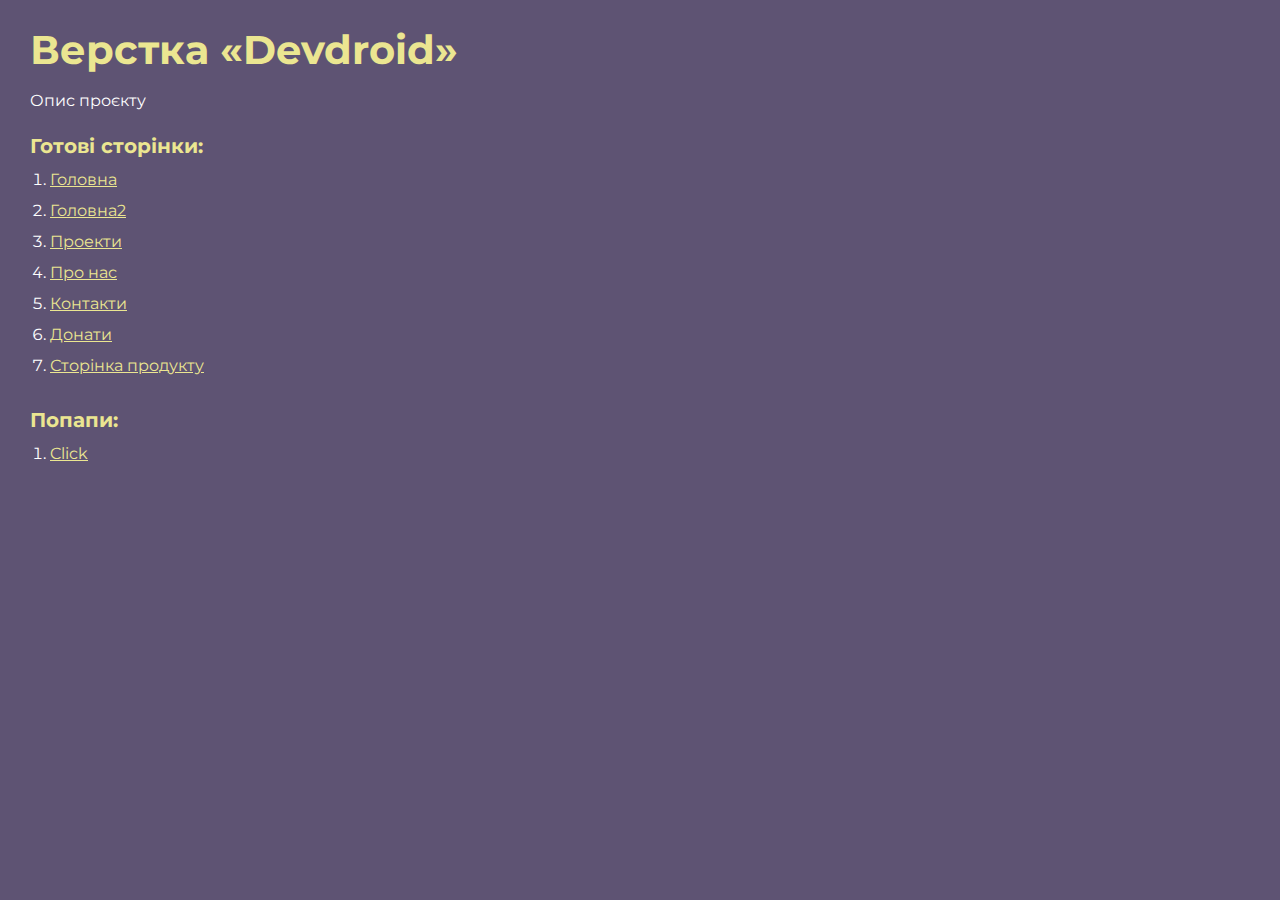
<file: index.html>
<!DOCTYPE html>
<html>

<head>
	<meta charset="UTF-8">
	<meta name="viewport" content="width=device-width, initial-scale=1.0">
	<title>Верстка «Devdroid»</title>
</head>

<body>
	<div class="rootpage">
		<h1>Верстка «Devdroid»</h1>
		<div class="rootpage__info">
			Опис проєкту
		</div>
		<h2>Готові сторінки:</h2>
		<ol class="rootpage__list">
			<li><a target="_blank" href="home.html">Головна</a></li>
			<li><a target="_blank" href="home2.html">Головна2</a></li>
			<li><a target="_blank" href="projects.html">Проекти</a></li>
			<li><a target="_blank" href="about.html">Про нас</a></li>
			<li><a target="_blank" href="contacts.html">Контакти</a></li>
			<li><a target="_blank" href="donates.html">Донати</a></li>
			<li><a target="_blank" href="product.html">Сторінка продукту</a></li>
		</ol>
		<h2>Попапи:</h2>
		<ol class="rootpage__list">
			<li><a target="_blank" href="product.html#popup">Click</a></li>
		</ol>
	</div>
</body>
<style>
	@charset "UTF-8";
	@import url("https://fonts.googleapis.com/css?family=Montserrat:regular,700&display=swap");

	*,
	*::before,
	*::after {
		padding: 0px;
		margin: 0px;
		border: 0px;
		box-sizing: border-box;
	}

	html,
	body {
		height: 100%;
		margin: 0;
		padding: 0;
		min-width: 320px;
		width: 100%;
		color: #fff;
		background-color: #5e5373;
	}

	body {
		font-family: Montserrat;
		font-size: 100%;
		line-height: 1;
		font-size: 1rem;
	}

	a {
		text-decoration: underline;
		color: #ebe691
	}

	a:visited {
		text-decoration: underline;
		color: #aaa768;
	}

	a:hover {
		text-decoration: none;
	}

	ul li {
		list-style: none;
	}

	img {
		vertical-align: top;
	}

	.wrapper {
		width: 100%;
		min-height: 100%;
		overflow: hidden;
	}

	.rootpage {
		padding: 30px;
		display: flex;
		flex-direction: column;
		align-items: flex-start;
	}

	@media (max-width: 767px) {
		.rootpage {
			padding: 30px 15px;
		}
	}

	h1 {
		color: #ebe691;
		font-size: 2.5rem;
		margin: 0px 0px 1.25rem 0px;
	}

	@media (max-width: 767px) {
		h1 {
			font-size: 1.85rem;
			margin: 0px 0px 1.25rem 0px;
		}
	}

	h2 {
		color: #ebe691;
		font-size: 1.25rem;
		margin: 0px 0px 1rem 0px;
	}

	@media (max-width: 767px) {
		h2 {
			font-size: 1.125rem;
			margin: 0px 0px 1rem 0px;
		}
	}

	.rootpage__info {
		line-height: 140%;
		margin: 0px 0px 1.5rem 0px;
	}

	.rootpage__list {
		margin: 0px 0px 2.25rem 1.25rem;
	}

	.rootpage__list li:not(:last-child) {
		margin: 0px 0px 15px 0px;
	}

	.rootpage__contacts,
	.rootpage__tnx {
		border-radius: 200px;
		padding: 20px 65px;
		line-height: 140%;
	}

	@media (max-width: 767px) {

		.rootpage__contacts,
		.rootpage__tnx {
			border-radius: 40px;
			padding: 20px;
		}
	}

	.rootpage__contacts {
		background: #32b5a4;

	}

	.rootpage__contacts a {
		color: #ebe691;
	}

	.rootpage__tnx {
		background: #c22d63;
		margin: 0px 0px 1rem 0px;
	}
</style>

</html>
</file>
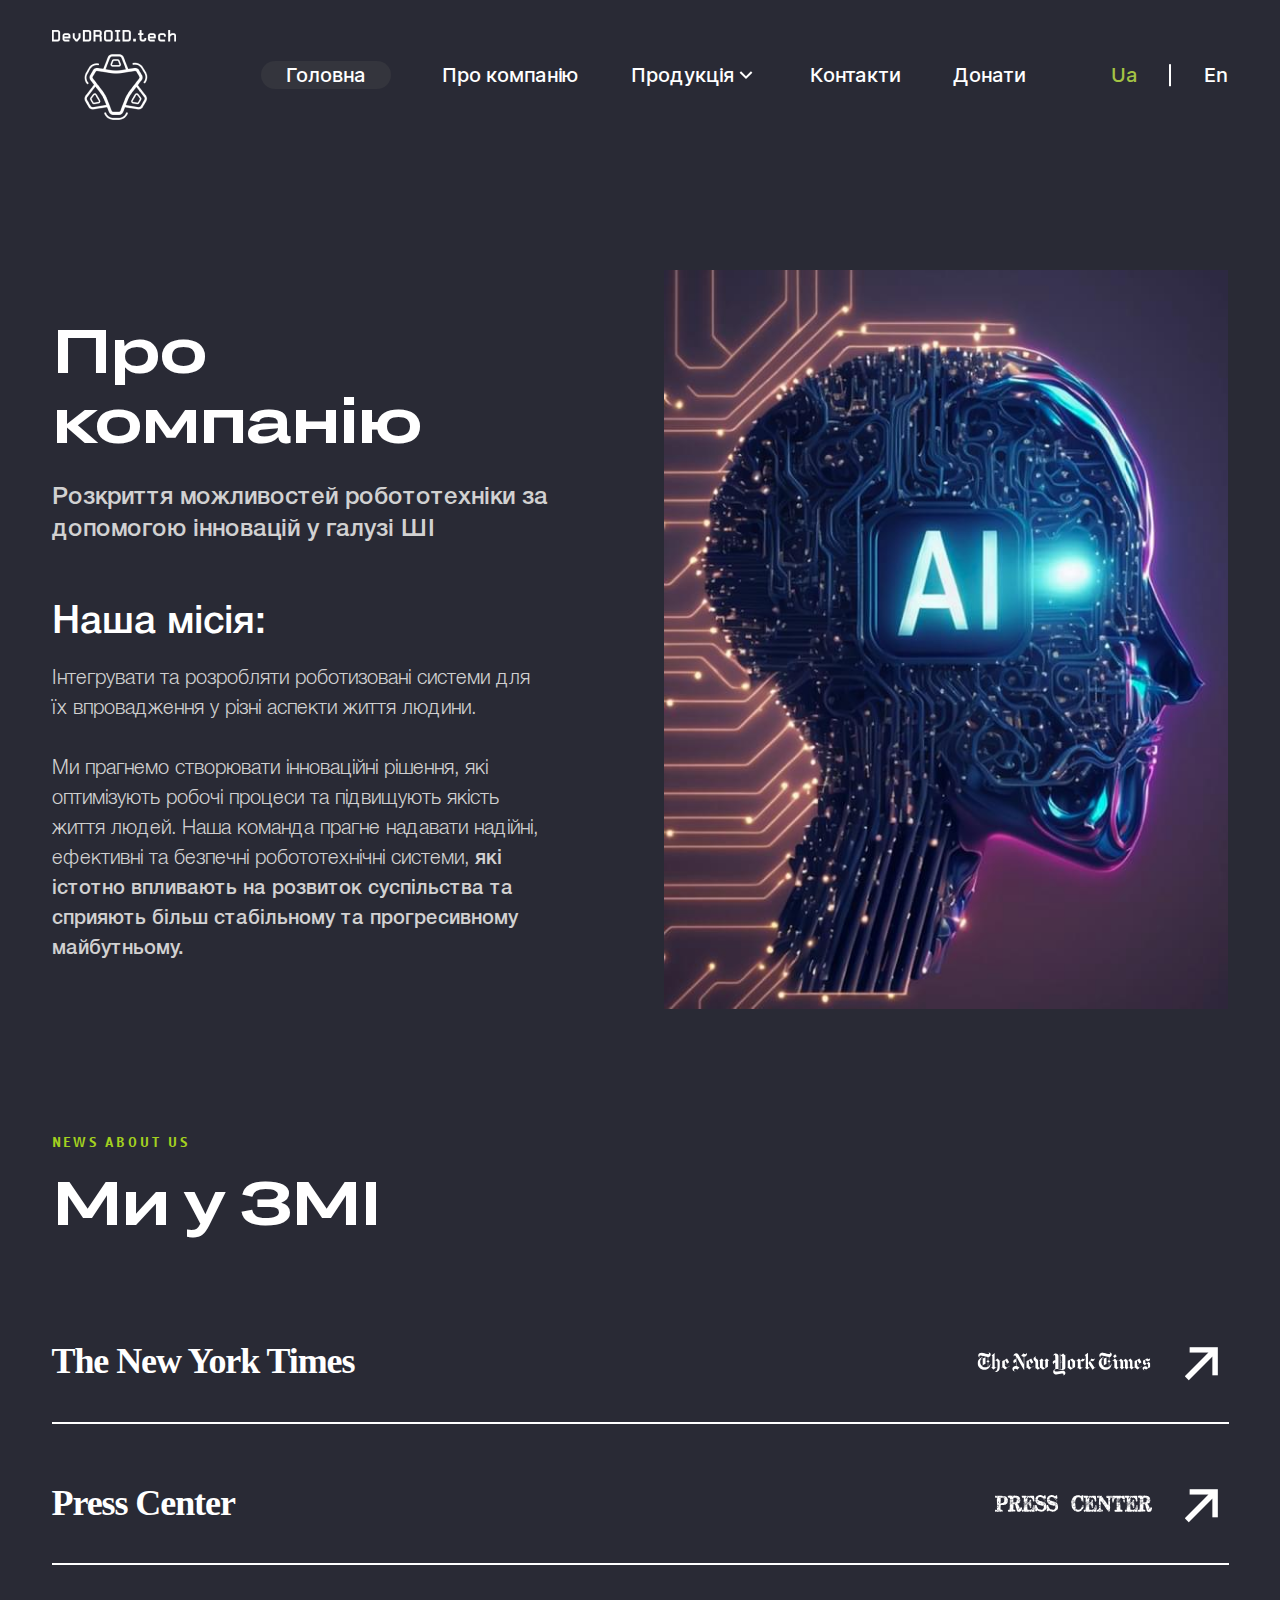
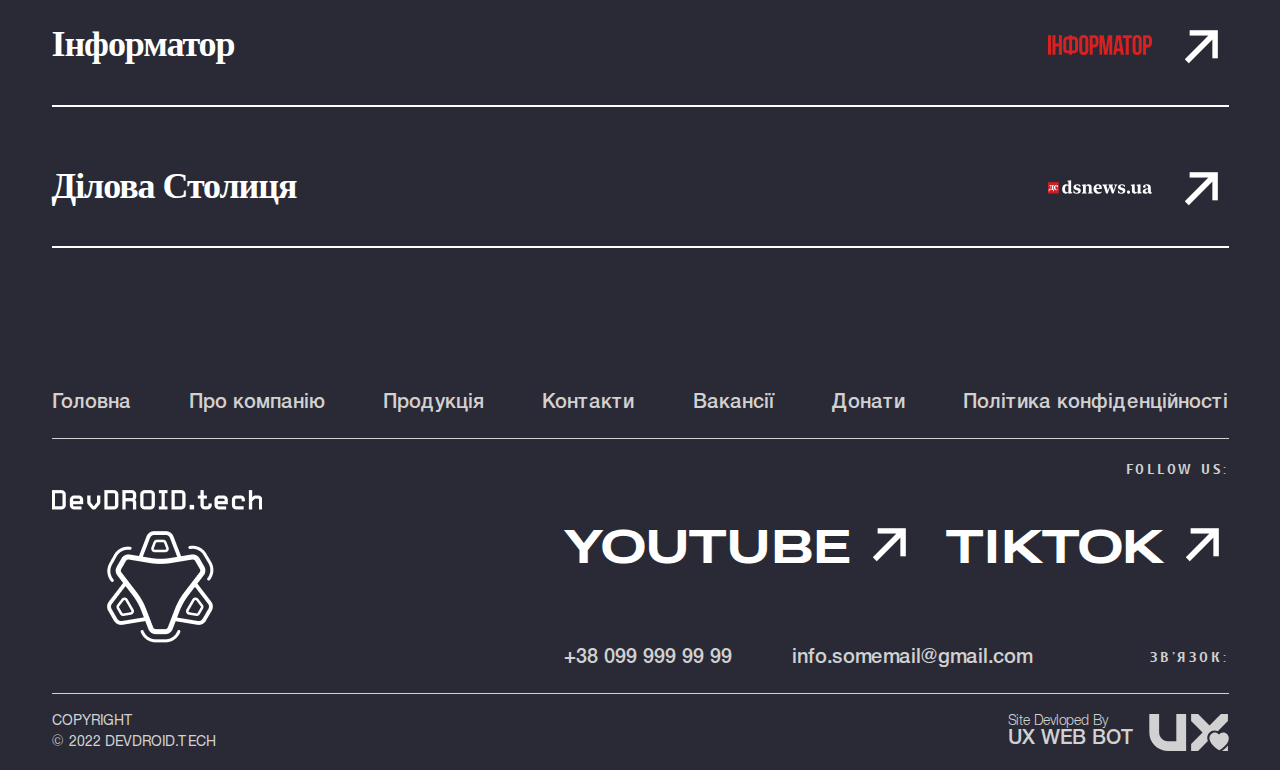
<file: about.html>
<!DOCTYPE html>
<html lang="en">

<head>
	<title>About</title>
	<meta charset="UTF-8">
	<meta name="format-detection" content="telephone=no">
	<!-- <style>body{opacity: 0;}</style> -->
	<link rel="stylesheet" href="css/style.min.css?_v=20231115222524">
	<link rel="shortcut icon" href="favicon.ico">
	<!-- <meta name="robots" content="noindex, nofollow"> -->
	<meta name="viewport" content="width=device-width, initial-scale=1.0">
</head>

<body>
	<div class="wrapper">
		<header class="header">
			<div class="header__container">
				<div class="header__box">
					<button type="button" class="menu__icon icon-menu"><span></span></button>
					<a href="/" class="header__logo">
						<img src="img/logo-head.png" alt="" class="logo-desktop">
						<img src="img/logo-mob.png" alt="" class="logo-mob">
					</a>
					<div class="header__menu menu">
						<nav class="menu__body">
							<ul class="menu__list">
								<li class="menu__item">
									<a href="" class="menu__link active">
										Головна
									</a>
								</li>
								<li class="menu__item">
									<a href="" class="menu__link">
										Про компанію
									</a>
								</li>
								<li class="menu__item droplist">
									<a href="" class="menu__link droplist-link">
										<span>Продукція</span>
										<svg width="24" height="24" viewBox="0 0 24 24" fill="none" xmlns="http://www.w3.org/2000/svg">
											<g id="Group">
												<path id="Vector" d="M11.9997 13.1722L7.04974 8.22217L5.63574 9.63617L11.9997 16.0002L18.3637 9.63617L16.9497 8.22217L11.9997 13.1722Z" />
											</g>
										</svg>
										<ul class="drop-list-down">
											<li class="drop-list-item">
												<a href="" class="drop-list-link">
													Продукт 1
												</a>
											</li>
											<li class="drop-list-item">
												<a href="" class="drop-list-link">
													Продукт 1
												</a>
											</li>
											<li class="drop-list-item">
												<a href="" class="drop-list-link">
													Продукт 1
												</a>
											</li>
											<li class="drop-list-item">
												<a href="" class="drop-list-link">
													Продукт 1
												</a>
											</li>
											<li class="drop-list-item">
												<a href="" class="drop-list-link">
													Продукт 1
												</a>
											</li>
										</ul>
									</a>
								</li>
								<li class="menu__item">
									<a href="" class="menu__link">
										Контакти
									</a>
								</li>
								<li class="menu__item">
									<a href="" class="menu__link">
										Донати
									</a>
								</li>
							</ul>
							<div class="menu__mob-header">
								<p class="menu__mob-text">
									зв’язок:
								</p>
								<a href="tel:+380999999999" class="menu__mob-link">
									+38 099 999 99 99
								</a>
								<a href="mailto:info.somemail@gmail.com" class="menu__mob-link">
									info.somemail@gmail.com
								</a>
							</div>
						</nav>
					</div>
					<div class="header__lang">
						<a href="" class="header__lang-item active">
							Ua
						</a>
						<a href="" class="header__lang-item">
							En
						</a>
					</div>
				</div>
			</div>
		</header>
		<main class="page">
			<section class="about">
				<div class="about__container">
					<div class="about__top">
						<div class="about__top-item">
							<h1 class="about__top-title title">
								Про <br> компанію
							</h1>
							<p class="about__top-bold">
								Розкриття можливостей робототехніки за допомогою інновацій у галузі ШІ
							</p>
							<p class="about__top-subtitle">
								Наша місія:
							</p>
							<p class="about__top-text">
								Інтегрувати та розробляти роботизовані системи для їх впровадження у різні аспекти життя
								людини. <br><br>
								Ми прагнемо створювати інноваційні рішення, які оптимізують робочі процеси та підвищують
								якість життя людей. Наша команда прагне надавати надійні, ефективні та безпечні
								робототехнічні системи, <span>
									які істотно впливають на розвиток суспільства та сприяють більш
									стабільному та прогресивному майбутньому.
								</span>
							</p>
						</div>
						<div class="about__top-item">
							<p class="about__top-img">
								<img src="img/main/about.jpg" alt="">
							</p>
						</div>
					</div>
				</div>
			</section>
			<section class="media">
				<div class="media__container">
					<p class="media__label">
						news about us
					</p>
					<h2 class="media__title title">
						Ми у ЗМІ
					</h2>
					<div class="media__box">
						<p class="media__item-name">
							The New York Times
						</p>
						<p class="media__item-about">
							<img src="img/icons/news1.svg" alt="">
							<a href="" class="media__item-arrow">
								→
							</a>
						</p>
					</div>
					<div class="media__box">
						<p class="media__item-name">
							Press Center
						</p>
						<p class="media__item-about">
							<img src="img/icons/news2.svg" alt="">
							<a href="" class="media__item-arrow">
								→
							</a>
						</p>
					</div>
					<div class="media__box">
						<p class="media__item-name">
							Інформатор
						</p>
						<p class="media__item-about">
							<img src="img/icons/news3.svg" alt="">
							<a href="" class="media__item-arrow">
								→
							</a>
						</p>
					</div>
					<div class="media__box">
						<p class="media__item-name">
							Ділова Столиця
						</p>
						<p class="media__item-about">
							<img src="img/icons/news4.svg" alt="">
							<a href="" class="media__item-arrow">
								→
							</a>
						</p>
					</div>
				</div>
			</section>
		</main>
		<footer class="footer">
			<div class="footer__container">
				<nav class="footer__nav">
					<ul class="footer__nav-list">
						<li class="footer__nav-item">
							<a href="" class="footer__nav-link">
								Головна
							</a>
						</li>
						<li class="footer__nav-item">
							<a href="" class="footer__nav-link">
								Про компанію
							</a>
						</li>
						<li class="footer__nav-item">
							<a href="" class="footer__nav-link">
								Продукція
							</a>
						</li>
						<li class="footer__nav-item">
							<a href="" class="footer__nav-link">
								Контакти
							</a>
						</li>
						<li class="footer__nav-item">
							<a href="" class="footer__nav-link">
								Вакансії
							</a>
						</li>
						<li class="footer__nav-item">
							<a href="" class="footer__nav-link">
								Донати
							</a>
						</li>
						<li class="footer__nav-item">
							<a href="" class="footer__nav-link">
								Політика конфіденційності
							</a>
						</li>
					</ul>
				</nav>
				<div class="footer__mid">
					<a href="/" class="footer__logo">
						<img src="img/logo-foot.png" alt="">
					</a>
					<div class="footer__mid-right">
						<p class="footer__follow">
							Follow us:
						</p>
						<div class="footer__social">
							<a href="" class="footer__social-link" target="_blank">
								<span>Youtube</span>
								<span class="footer__social-arrow">→</span>
							</a>
							<a href="" class="footer__social-link" target="_blank">
								<span>TikTok</span>
								<span class="footer__social-arrow">→</span>
							</a>
						</div>
						<div class="footer__contacts-box">
							<div class="footer__contacts">
								<a href="tel:+380999999999" class="footer__contacts-link">
									+38 099 999 99 99
								</a>
								<a href="mailto:info.somemail@gmail.com" class="footer__contacts-link">
									info.somemail@gmail.com
								</a>
							</div>
							<p class="footer__contact">
								зв’язок:
							</p>
						</div>
					</div>
				</div>
				<div class="footer__bottom">
					<p class="footer__copyright">
						COPYRIGHT <br>
						© 2022 devdroid.tech
					</p>
					<div class="footer__info-box">
						<div class="footer__info-item">
							<p class="footer__info-small">
								Site Devloped By
							</p>
							<p class="footer__info-big">
								UX web bot
							</p>
						</div>
						<p class="footer__info-item">
							<img src="img/icons/ux.svg" alt="">
						</p>
					</div>
				</div>
			</div>
		</footer>
	</div>
	<script src="js/app.min.js?_v=20231115222524"></script>
</body>

</html>
</file>
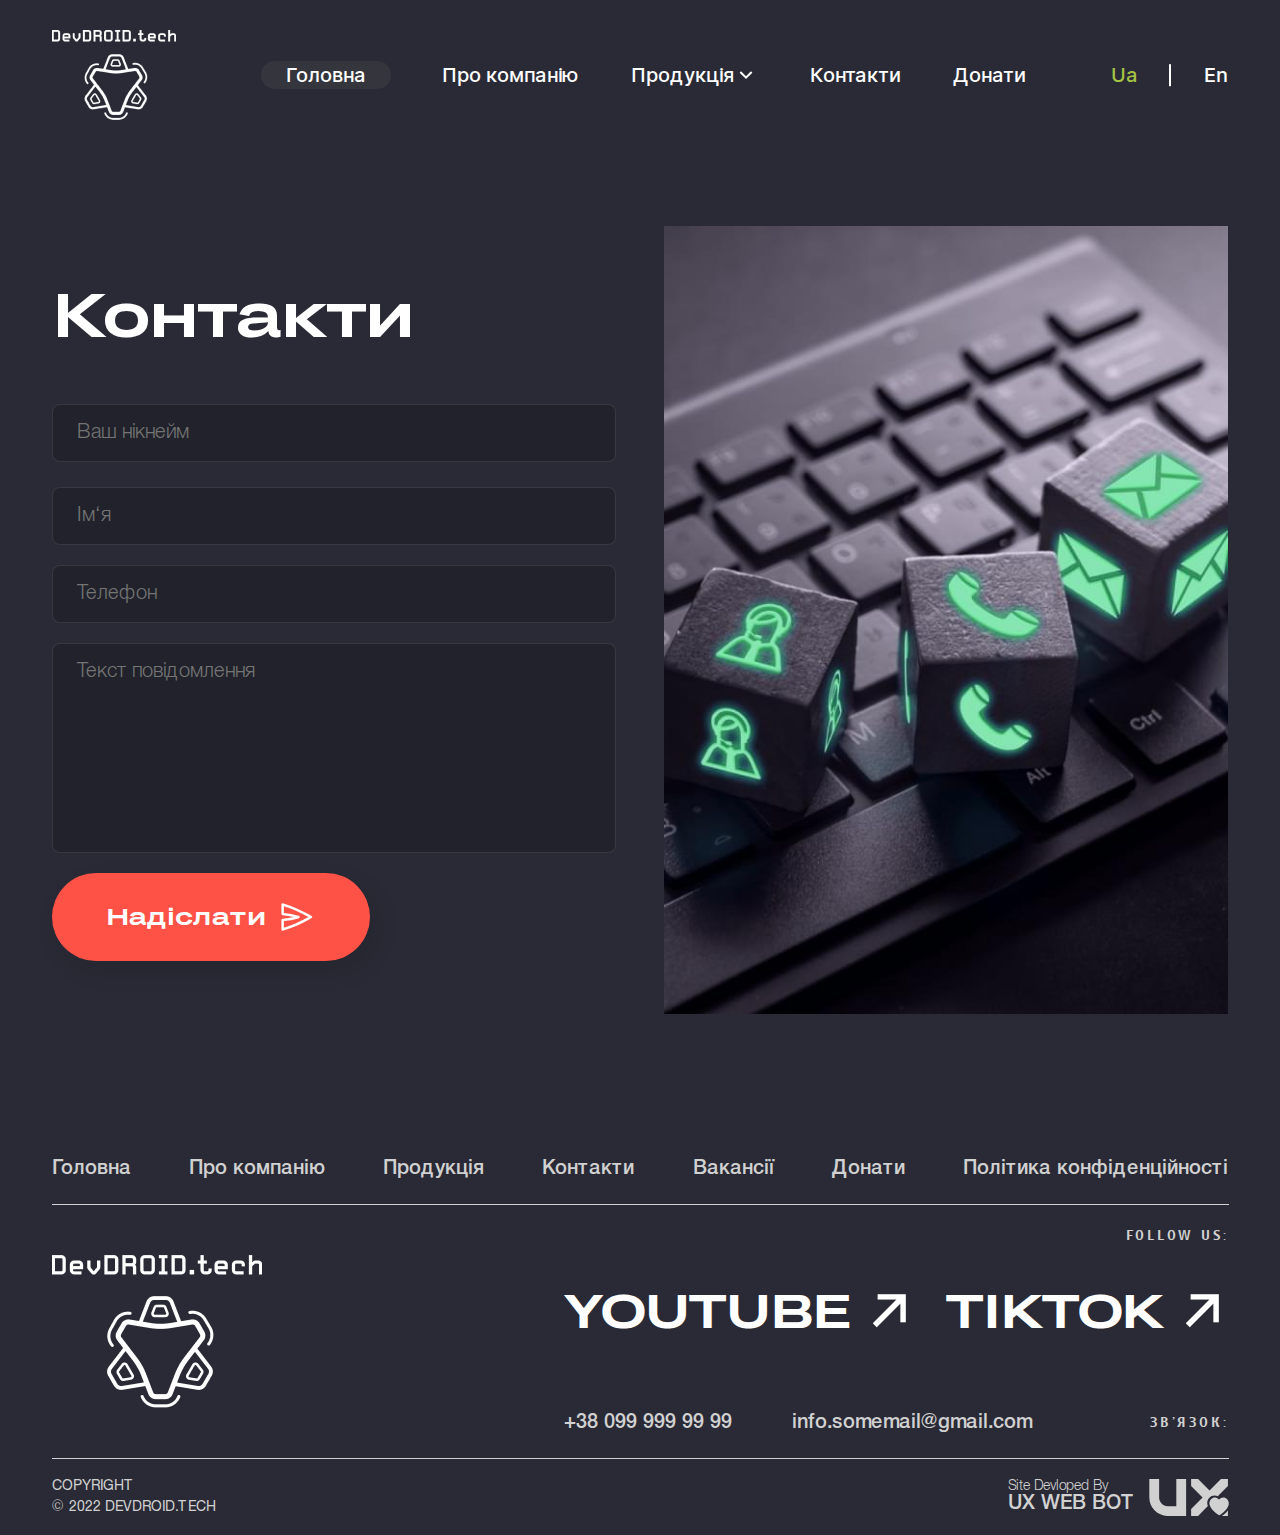
<file: contacts.html>
<!DOCTYPE html>
<html lang="en">

<head>
	<title>Contacts</title>
	<meta charset="UTF-8">
	<meta name="format-detection" content="telephone=no">
	<!-- <style>body{opacity: 0;}</style> -->
	<link rel="stylesheet" href="css/style.min.css?_v=20231115222524">
	<link rel="shortcut icon" href="favicon.ico">
	<!-- <meta name="robots" content="noindex, nofollow"> -->
	<meta name="viewport" content="width=device-width, initial-scale=1.0">
</head>

<body>
	<div class="wrapper">
		<header class="header">
			<div class="header__container">
				<div class="header__box">
					<button type="button" class="menu__icon icon-menu"><span></span></button>
					<a href="/" class="header__logo">
						<img src="img/logo-head.png" alt="" class="logo-desktop">
						<img src="img/logo-mob.png" alt="" class="logo-mob">
					</a>
					<div class="header__menu menu">
						<nav class="menu__body">
							<ul class="menu__list">
								<li class="menu__item">
									<a href="" class="menu__link active">
										Головна
									</a>
								</li>
								<li class="menu__item">
									<a href="" class="menu__link">
										Про компанію
									</a>
								</li>
								<li class="menu__item droplist">
									<a href="" class="menu__link droplist-link">
										<span>Продукція</span>
										<svg width="24" height="24" viewBox="0 0 24 24" fill="none" xmlns="http://www.w3.org/2000/svg">
											<g id="Group">
												<path id="Vector" d="M11.9997 13.1722L7.04974 8.22217L5.63574 9.63617L11.9997 16.0002L18.3637 9.63617L16.9497 8.22217L11.9997 13.1722Z" />
											</g>
										</svg>
										<ul class="drop-list-down">
											<li class="drop-list-item">
												<a href="" class="drop-list-link">
													Продукт 1
												</a>
											</li>
											<li class="drop-list-item">
												<a href="" class="drop-list-link">
													Продукт 1
												</a>
											</li>
											<li class="drop-list-item">
												<a href="" class="drop-list-link">
													Продукт 1
												</a>
											</li>
											<li class="drop-list-item">
												<a href="" class="drop-list-link">
													Продукт 1
												</a>
											</li>
											<li class="drop-list-item">
												<a href="" class="drop-list-link">
													Продукт 1
												</a>
											</li>
										</ul>
									</a>
								</li>
								<li class="menu__item">
									<a href="" class="menu__link">
										Контакти
									</a>
								</li>
								<li class="menu__item">
									<a href="" class="menu__link">
										Донати
									</a>
								</li>
							</ul>
							<div class="menu__mob-header">
								<p class="menu__mob-text">
									зв’язок:
								</p>
								<a href="tel:+380999999999" class="menu__mob-link">
									+38 099 999 99 99
								</a>
								<a href="mailto:info.somemail@gmail.com" class="menu__mob-link">
									info.somemail@gmail.com
								</a>
							</div>
						</nav>
					</div>
					<div class="header__lang">
						<a href="" class="header__lang-item active">
							Ua
						</a>
						<a href="" class="header__lang-item">
							En
						</a>
					</div>
				</div>
			</div>
		</header>
		<main class="page">
			<section class="contacts">
				<div class="contacts__container">
					<div class="contacts__box">
						<div class="contacts__item">
							<h1 class="contacts__title title">
								Контакти
							</h1>
							<form action="#" class="contacts__form">
								<div class="contacts__input-box">
									<input autocomplete="off" type="text" name="form[]" data-error="Помилка" placeholder="Ваш нікнейм" class="input">
								</div>
								<p class="contacts__grey">

								</p>
								<div class="contacts__input-box">
									<input autocomplete="off" type="text" name="form[]" data-error="Помилка" placeholder="Ім‘я" class="input">
								</div>
								<div class="contacts__input-box">
									<input autocomplete="off" type="tel" name="form[]" data-error="Помилка" placeholder="Телефон" class="input">
								</div>
								<div class="contacts__input-box">
									<textarea autocomplete="off" name="form[]" placeholder="Текст повідомлення" data-error="Помилка" class="input"></textarea>
								</div>
								<div class="contacts__button-box">
									<button type="submit" class="contacts__button">
										<span>Надіслати</span>
										<span><img src="img/icons/Send.svg" alt=""></span>
									</button>
								</div>
							</form>
						</div>
						<p class="contacts__item">
							<img src="img/main/contacts.jpg" alt="" class="img-desctop">
							<img src="img/main/contacts1.jpg" alt="" class="img-mobile">
						</p>
					</div>
				</div>
			</section>
		</main>
		<footer class="footer">
			<div class="footer__container">
				<nav class="footer__nav">
					<ul class="footer__nav-list">
						<li class="footer__nav-item">
							<a href="" class="footer__nav-link">
								Головна
							</a>
						</li>
						<li class="footer__nav-item">
							<a href="" class="footer__nav-link">
								Про компанію
							</a>
						</li>
						<li class="footer__nav-item">
							<a href="" class="footer__nav-link">
								Продукція
							</a>
						</li>
						<li class="footer__nav-item">
							<a href="" class="footer__nav-link">
								Контакти
							</a>
						</li>
						<li class="footer__nav-item">
							<a href="" class="footer__nav-link">
								Вакансії
							</a>
						</li>
						<li class="footer__nav-item">
							<a href="" class="footer__nav-link">
								Донати
							</a>
						</li>
						<li class="footer__nav-item">
							<a href="" class="footer__nav-link">
								Політика конфіденційності
							</a>
						</li>
					</ul>
				</nav>
				<div class="footer__mid">
					<a href="/" class="footer__logo">
						<img src="img/logo-foot.png" alt="">
					</a>
					<div class="footer__mid-right">
						<p class="footer__follow">
							Follow us:
						</p>
						<div class="footer__social">
							<a href="" class="footer__social-link" target="_blank">
								<span>Youtube</span>
								<span class="footer__social-arrow">→</span>
							</a>
							<a href="" class="footer__social-link" target="_blank">
								<span>TikTok</span>
								<span class="footer__social-arrow">→</span>
							</a>
						</div>
						<div class="footer__contacts-box">
							<div class="footer__contacts">
								<a href="tel:+380999999999" class="footer__contacts-link">
									+38 099 999 99 99
								</a>
								<a href="mailto:info.somemail@gmail.com" class="footer__contacts-link">
									info.somemail@gmail.com
								</a>
							</div>
							<p class="footer__contact">
								зв’язок:
							</p>
						</div>
					</div>
				</div>
				<div class="footer__bottom">
					<p class="footer__copyright">
						COPYRIGHT <br>
						© 2022 devdroid.tech
					</p>
					<div class="footer__info-box">
						<div class="footer__info-item">
							<p class="footer__info-small">
								Site Devloped By
							</p>
							<p class="footer__info-big">
								UX web bot
							</p>
						</div>
						<p class="footer__info-item">
							<img src="img/icons/ux.svg" alt="">
						</p>
					</div>
				</div>
			</div>
		</footer>
	</div>
	<script src="js/app.min.js?_v=20231115222524"></script>
</body>

</html>
</file>
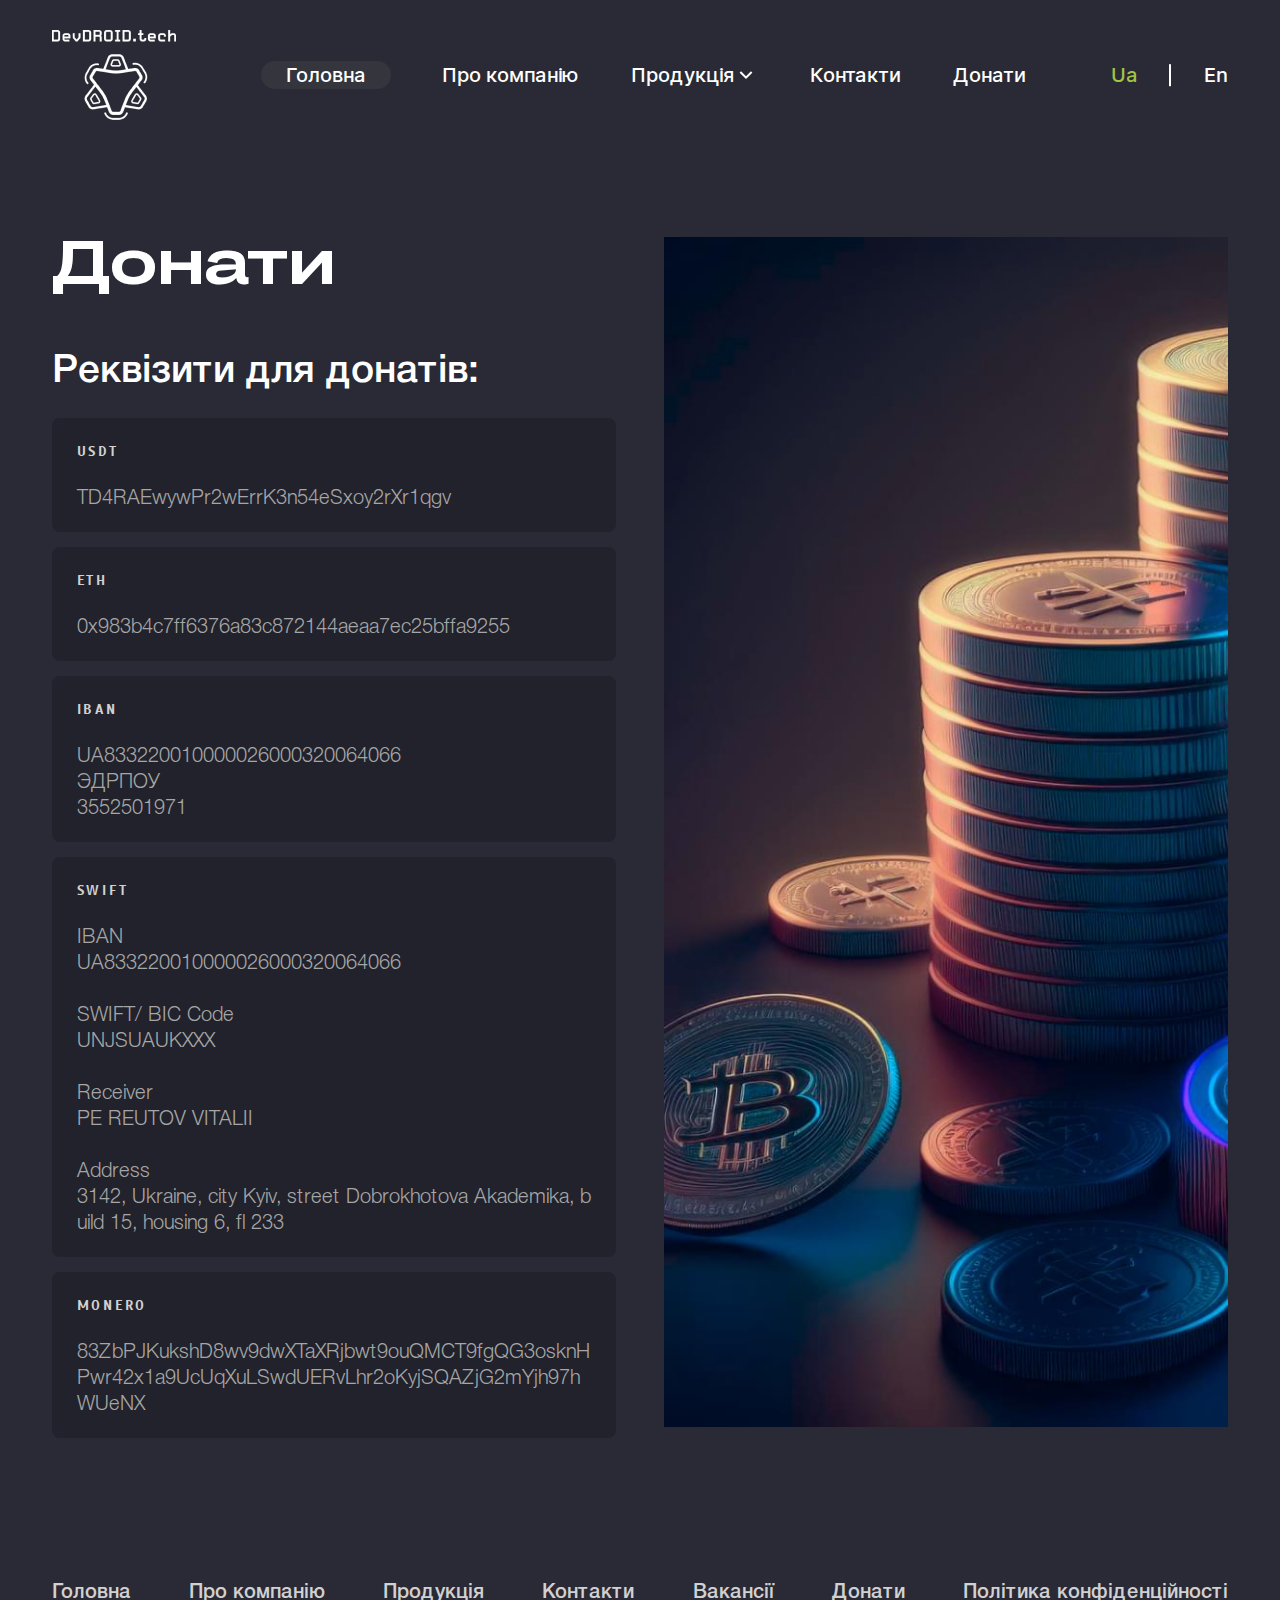
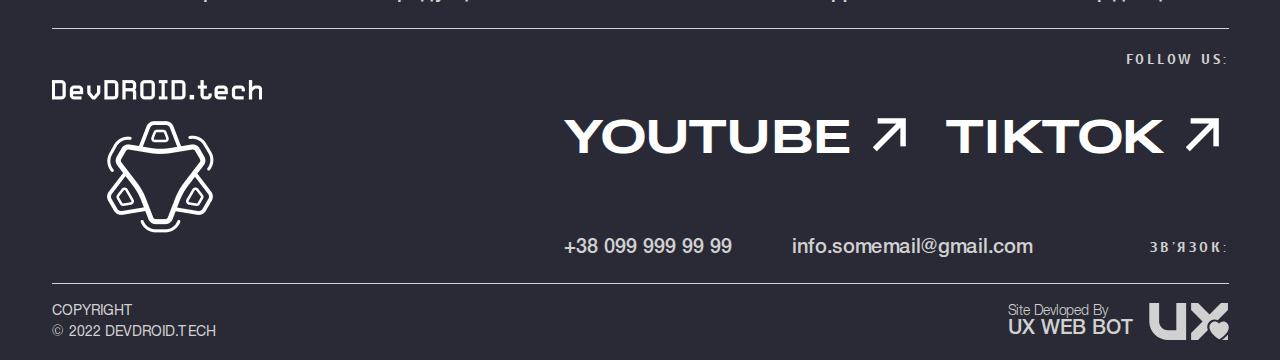
<file: donates.html>
<!DOCTYPE html>
<html lang="en">

<head>
	<title>Donates</title>
	<meta charset="UTF-8">
	<meta name="format-detection" content="telephone=no">
	<!-- <style>body{opacity: 0;}</style> -->
	<link rel="stylesheet" href="css/style.min.css?_v=20231115222524">
	<link rel="shortcut icon" href="favicon.ico">
	<!-- <meta name="robots" content="noindex, nofollow"> -->
	<meta name="viewport" content="width=device-width, initial-scale=1.0">
</head>

<body>
	<div class="wrapper">
		<header class="header">
			<div class="header__container">
				<div class="header__box">
					<button type="button" class="menu__icon icon-menu"><span></span></button>
					<a href="/" class="header__logo">
						<img src="img/logo-head.png" alt="" class="logo-desktop">
						<img src="img/logo-mob.png" alt="" class="logo-mob">
					</a>
					<div class="header__menu menu">
						<nav class="menu__body">
							<ul class="menu__list">
								<li class="menu__item">
									<a href="" class="menu__link active">
										Головна
									</a>
								</li>
								<li class="menu__item">
									<a href="" class="menu__link">
										Про компанію
									</a>
								</li>
								<li class="menu__item droplist">
									<a href="" class="menu__link droplist-link">
										<span>Продукція</span>
										<svg width="24" height="24" viewBox="0 0 24 24" fill="none" xmlns="http://www.w3.org/2000/svg">
											<g id="Group">
												<path id="Vector" d="M11.9997 13.1722L7.04974 8.22217L5.63574 9.63617L11.9997 16.0002L18.3637 9.63617L16.9497 8.22217L11.9997 13.1722Z" />
											</g>
										</svg>
										<ul class="drop-list-down">
											<li class="drop-list-item">
												<a href="" class="drop-list-link">
													Продукт 1
												</a>
											</li>
											<li class="drop-list-item">
												<a href="" class="drop-list-link">
													Продукт 1
												</a>
											</li>
											<li class="drop-list-item">
												<a href="" class="drop-list-link">
													Продукт 1
												</a>
											</li>
											<li class="drop-list-item">
												<a href="" class="drop-list-link">
													Продукт 1
												</a>
											</li>
											<li class="drop-list-item">
												<a href="" class="drop-list-link">
													Продукт 1
												</a>
											</li>
										</ul>
									</a>
								</li>
								<li class="menu__item">
									<a href="" class="menu__link">
										Контакти
									</a>
								</li>
								<li class="menu__item">
									<a href="" class="menu__link">
										Донати
									</a>
								</li>
							</ul>
							<div class="menu__mob-header">
								<p class="menu__mob-text">
									зв’язок:
								</p>
								<a href="tel:+380999999999" class="menu__mob-link">
									+38 099 999 99 99
								</a>
								<a href="mailto:info.somemail@gmail.com" class="menu__mob-link">
									info.somemail@gmail.com
								</a>
							</div>
						</nav>
					</div>
					<div class="header__lang">
						<a href="" class="header__lang-item active">
							Ua
						</a>
						<a href="" class="header__lang-item">
							En
						</a>
					</div>
				</div>
			</div>
		</header>
		<main class="page">
			<section class="donates">
				<div class="donates__container">
					<div class="donates__box">
						<div class="donates__item">
							<h1 class="donates__title title">
								Донати
							</h1>
							<p class="donates__subtitle">
								Реквізити для донатів:
							</p>
							<div class="donates__item-grey">
								<p class="donates__item-name">
									Usdt
								</p>
								<p class="donates__item-text">
									TD4RAEwywPr2wErrK3n54eSxoy2rXr1qgv
								</p>
							</div>
							<div class="donates__item-grey">
								<p class="donates__item-name">
									eth
								</p>
								<p class="donates__item-text">
									0x983b4c7ff6376a83c872144aeaa7ec25bffa9255
								</p>
							</div>
							<div class="donates__item-grey">
								<p class="donates__item-name">
									iban
								</p>
								<p class="donates__item-text">
									UA833220010000026000320064066 <br>
									ЭДРПОУ <br>
									3552501971
								</p>
							</div>
							<div class="donates__item-grey">
								<p class="donates__item-name">
									Swift
								</p>
								<p class="donates__item-text">
									IBAN <br>
									UA833220010000026000320064066
									<br><br>
									SWIFT/ BIC Code <br>
									UNJSUAUKXXX
									<br><br>
									Receiver <br>
									PE REUTOV VITALII
									<br><br>
									Address <br>
									3142, Ukraine, city Kyiv, street Dobrokhotova Akademika, build 15, housing 6, fl 233
								</p>
							</div>
							<div class="donates__item-grey">
								<p class="donates__item-name">
									Monero
								</p>
								<p class="donates__item-text">
									83ZbPJKukshD8wv9dwXTaXRjbwt9ouQMCT9fgQG3osknHPwr42x1a9UcUqXuLSwdUERvLhr2oKyjSQAZjG2mYjh97hWUeNX
								</p>
							</div>
						</div>
						<p class="donates__item">
							<img src="img/main/donates.jpg" alt="" class="img-desctop">
							<img src="img/main/donates1.jpg" alt="" class="img-mobile">
						</p>
					</div>
				</div>
			</section>
		</main>
		<footer class="footer">
			<div class="footer__container">
				<nav class="footer__nav">
					<ul class="footer__nav-list">
						<li class="footer__nav-item">
							<a href="" class="footer__nav-link">
								Головна
							</a>
						</li>
						<li class="footer__nav-item">
							<a href="" class="footer__nav-link">
								Про компанію
							</a>
						</li>
						<li class="footer__nav-item">
							<a href="" class="footer__nav-link">
								Продукція
							</a>
						</li>
						<li class="footer__nav-item">
							<a href="" class="footer__nav-link">
								Контакти
							</a>
						</li>
						<li class="footer__nav-item">
							<a href="" class="footer__nav-link">
								Вакансії
							</a>
						</li>
						<li class="footer__nav-item">
							<a href="" class="footer__nav-link">
								Донати
							</a>
						</li>
						<li class="footer__nav-item">
							<a href="" class="footer__nav-link">
								Політика конфіденційності
							</a>
						</li>
					</ul>
				</nav>
				<div class="footer__mid">
					<a href="/" class="footer__logo">
						<img src="img/logo-foot.png" alt="">
					</a>
					<div class="footer__mid-right">
						<p class="footer__follow">
							Follow us:
						</p>
						<div class="footer__social">
							<a href="" class="footer__social-link" target="_blank">
								<span>Youtube</span>
								<span class="footer__social-arrow">→</span>
							</a>
							<a href="" class="footer__social-link" target="_blank">
								<span>TikTok</span>
								<span class="footer__social-arrow">→</span>
							</a>
						</div>
						<div class="footer__contacts-box">
							<div class="footer__contacts">
								<a href="tel:+380999999999" class="footer__contacts-link">
									+38 099 999 99 99
								</a>
								<a href="mailto:info.somemail@gmail.com" class="footer__contacts-link">
									info.somemail@gmail.com
								</a>
							</div>
							<p class="footer__contact">
								зв’язок:
							</p>
						</div>
					</div>
				</div>
				<div class="footer__bottom">
					<p class="footer__copyright">
						COPYRIGHT <br>
						© 2022 devdroid.tech
					</p>
					<div class="footer__info-box">
						<div class="footer__info-item">
							<p class="footer__info-small">
								Site Devloped By
							</p>
							<p class="footer__info-big">
								UX web bot
							</p>
						</div>
						<p class="footer__info-item">
							<img src="img/icons/ux.svg" alt="">
						</p>
					</div>
				</div>
			</div>
		</footer>
	</div>
	<script src="js/app.min.js?_v=20231115222524"></script>
</body>

</html>
</file>
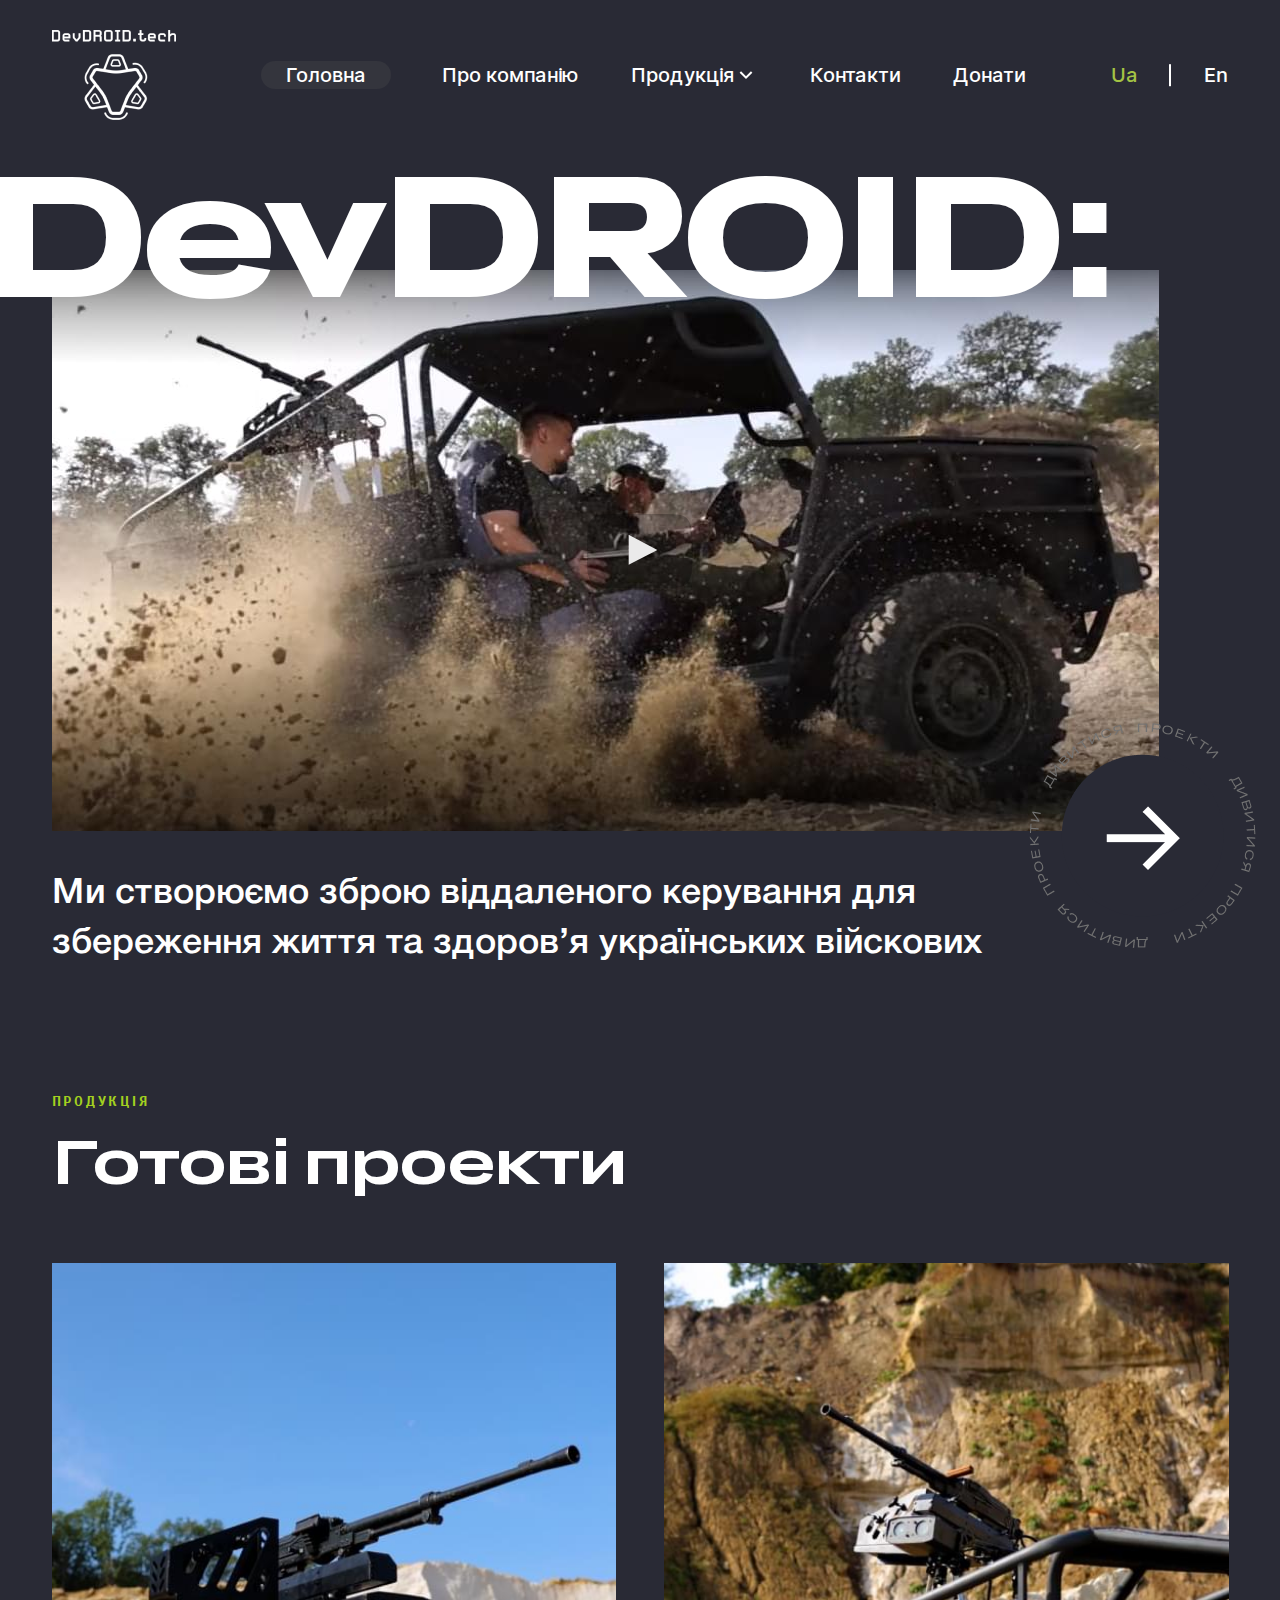
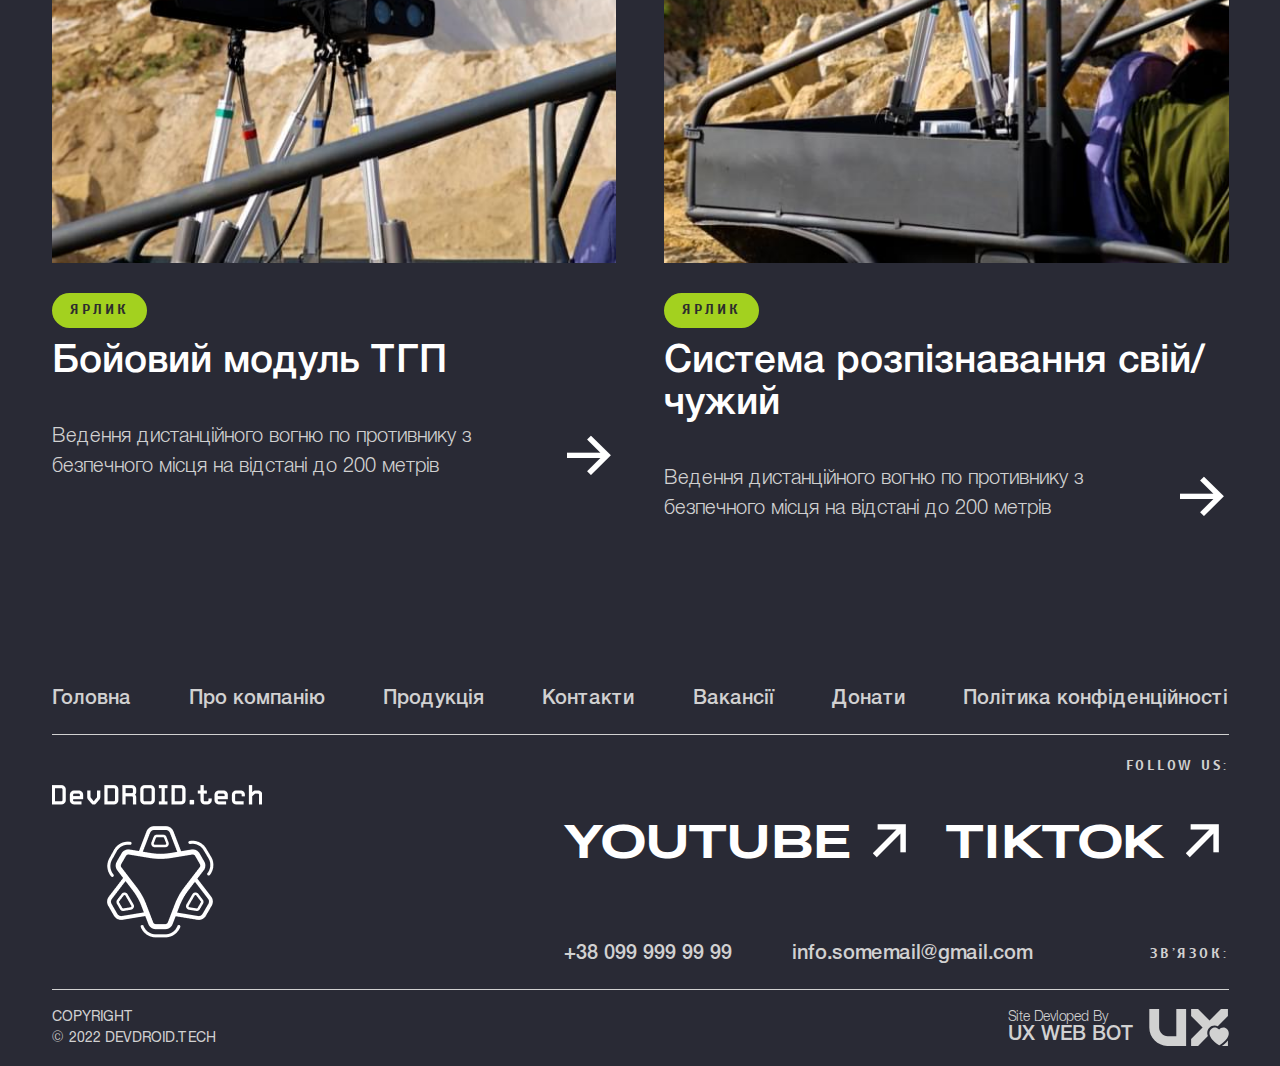
<file: home.html>
<!DOCTYPE html>
<html lang="en">

<head>
	<title>HomePage</title>
	<meta charset="UTF-8">
	<meta name="format-detection" content="telephone=no">
	<!-- <style>body{opacity: 0;}</style> -->
	<link rel="stylesheet" href="css/style.min.css?_v=20231115222524">
	<link rel="shortcut icon" href="favicon.ico">
	<!-- <meta name="robots" content="noindex, nofollow"> -->
	<meta name="viewport" content="width=device-width, initial-scale=1.0">
</head>

<body>
	<div class="wrapper">
		<header class="header">
			<div class="header__container">
				<div class="header__box">
					<button type="button" class="menu__icon icon-menu"><span></span></button>
					<a href="/" class="header__logo">
						<img src="img/logo-head.png" alt="" class="logo-desktop">
						<img src="img/logo-mob.png" alt="" class="logo-mob">
					</a>
					<div class="header__menu menu">
						<nav class="menu__body">
							<ul class="menu__list">
								<li class="menu__item">
									<a href="" class="menu__link active">
										Головна
									</a>
								</li>
								<li class="menu__item">
									<a href="" class="menu__link">
										Про компанію
									</a>
								</li>
								<li class="menu__item droplist">
									<a href="" class="menu__link droplist-link">
										<span>Продукція</span>
										<svg width="24" height="24" viewBox="0 0 24 24" fill="none" xmlns="http://www.w3.org/2000/svg">
											<g id="Group">
												<path id="Vector" d="M11.9997 13.1722L7.04974 8.22217L5.63574 9.63617L11.9997 16.0002L18.3637 9.63617L16.9497 8.22217L11.9997 13.1722Z" />
											</g>
										</svg>
										<ul class="drop-list-down">
											<li class="drop-list-item">
												<a href="" class="drop-list-link">
													Продукт 1
												</a>
											</li>
											<li class="drop-list-item">
												<a href="" class="drop-list-link">
													Продукт 1
												</a>
											</li>
											<li class="drop-list-item">
												<a href="" class="drop-list-link">
													Продукт 1
												</a>
											</li>
											<li class="drop-list-item">
												<a href="" class="drop-list-link">
													Продукт 1
												</a>
											</li>
											<li class="drop-list-item">
												<a href="" class="drop-list-link">
													Продукт 1
												</a>
											</li>
										</ul>
									</a>
								</li>
								<li class="menu__item">
									<a href="" class="menu__link">
										Контакти
									</a>
								</li>
								<li class="menu__item">
									<a href="" class="menu__link">
										Донати
									</a>
								</li>
							</ul>
							<div class="menu__mob-header">
								<p class="menu__mob-text">
									зв’язок:
								</p>
								<a href="tel:+380999999999" class="menu__mob-link">
									+38 099 999 99 99
								</a>
								<a href="mailto:info.somemail@gmail.com" class="menu__mob-link">
									info.somemail@gmail.com
								</a>
							</div>
						</nav>
					</div>
					<div class="header__lang">
						<a href="" class="header__lang-item active">
							Ua
						</a>
						<a href="" class="header__lang-item">
							En
						</a>
					</div>
				</div>
			</div>
		</header>
		<main class="page">
			<section class="devdroid">
				<div class="devdroid__container">
					<div class="devdroid__box">
						<a href="" class="devdroid__video">
							<img src="img/main/main.jpg" alt="">
							<img src="img/icons/play.svg" alt="" class="devdroid__play">
						</a>
						<h1 class="devdroid__title">
							DevDROID:
						</h1>
						<a href="" class="devdroid__link">
							<img src="img/main/arrow-link.png" alt="">
						</a>
					</div>
					<p class="devdroid__text">
						Ми створюємо зброю віддаленого керування для збереження життя та здоров’я українських війскових
					</p>
				</div>
			</section>
			<section class="projects">
				<div class="projects__container">
					<div class="projects__box">
						<p class="projects__subtitle">
							Продукція
						</p>
						<h2 class="projects__title title">
							Готові проекти
						</h2>
						<div class="projects__list">
							<div class="projects__item">
								<p class="projects__item-img">
									<img src="img/projects/01.jpg" alt="">
								</p>
								<p class="projects__label">
									ярлик
								</p>
								<p class="projects__text-big">
									Бойовий модуль ТГП
								</p>
								<div class="projects__item-bottom">
									<p class="projects__text-small">
										Ведення дистанційного вогню по противнику з безпечного місця на відстані до 200
										метрів
									</p>
									<a href="" class="projects__link">
										→
									</a>
								</div>
							</div>
							<div class="projects__item">
								<p class="projects__item-img">
									<img src="img/projects/02.jpg" alt="">
								</p>
								<p class="projects__label">
									ярлик
								</p>
								<p class="projects__text-big">
									Система розпізнавання свій/чужий
								</p>
								<div class="projects__item-bottom">
									<p class="projects__text-small">
										Ведення дистанційного вогню по противнику з безпечного місця на відстані до 200
										метрів
									</p>
									<a href="" class="projects__link">
										→
									</a>
								</div>
							</div>
						</div>
					</div>
				</div>
			</section>
		</main>
		<footer class="footer">
			<div class="footer__container">
				<nav class="footer__nav">
					<ul class="footer__nav-list">
						<li class="footer__nav-item">
							<a href="" class="footer__nav-link">
								Головна
							</a>
						</li>
						<li class="footer__nav-item">
							<a href="" class="footer__nav-link">
								Про компанію
							</a>
						</li>
						<li class="footer__nav-item">
							<a href="" class="footer__nav-link">
								Продукція
							</a>
						</li>
						<li class="footer__nav-item">
							<a href="" class="footer__nav-link">
								Контакти
							</a>
						</li>
						<li class="footer__nav-item">
							<a href="" class="footer__nav-link">
								Вакансії
							</a>
						</li>
						<li class="footer__nav-item">
							<a href="" class="footer__nav-link">
								Донати
							</a>
						</li>
						<li class="footer__nav-item">
							<a href="" class="footer__nav-link">
								Політика конфіденційності
							</a>
						</li>
					</ul>
				</nav>
				<div class="footer__mid">
					<a href="/" class="footer__logo">
						<img src="img/logo-foot.png" alt="">
					</a>
					<div class="footer__mid-right">
						<p class="footer__follow">
							Follow us:
						</p>
						<div class="footer__social">
							<a href="" class="footer__social-link" target="_blank">
								<span>Youtube</span>
								<span class="footer__social-arrow">→</span>
							</a>
							<a href="" class="footer__social-link" target="_blank">
								<span>TikTok</span>
								<span class="footer__social-arrow">→</span>
							</a>
						</div>
						<div class="footer__contacts-box">
							<div class="footer__contacts">
								<a href="tel:+380999999999" class="footer__contacts-link">
									+38 099 999 99 99
								</a>
								<a href="mailto:info.somemail@gmail.com" class="footer__contacts-link">
									info.somemail@gmail.com
								</a>
							</div>
							<p class="footer__contact">
								зв’язок:
							</p>
						</div>
					</div>
				</div>
				<div class="footer__bottom">
					<p class="footer__copyright">
						COPYRIGHT <br>
						© 2022 devdroid.tech
					</p>
					<div class="footer__info-box">
						<div class="footer__info-item">
							<p class="footer__info-small">
								Site Devloped By
							</p>
							<p class="footer__info-big">
								UX web bot
							</p>
						</div>
						<p class="footer__info-item">
							<img src="img/icons/ux.svg" alt="">
						</p>
					</div>
				</div>
			</div>
		</footer>
	</div>
	<script src="js/app.min.js?_v=20231115222524"></script>
</body>

</html>
</file>
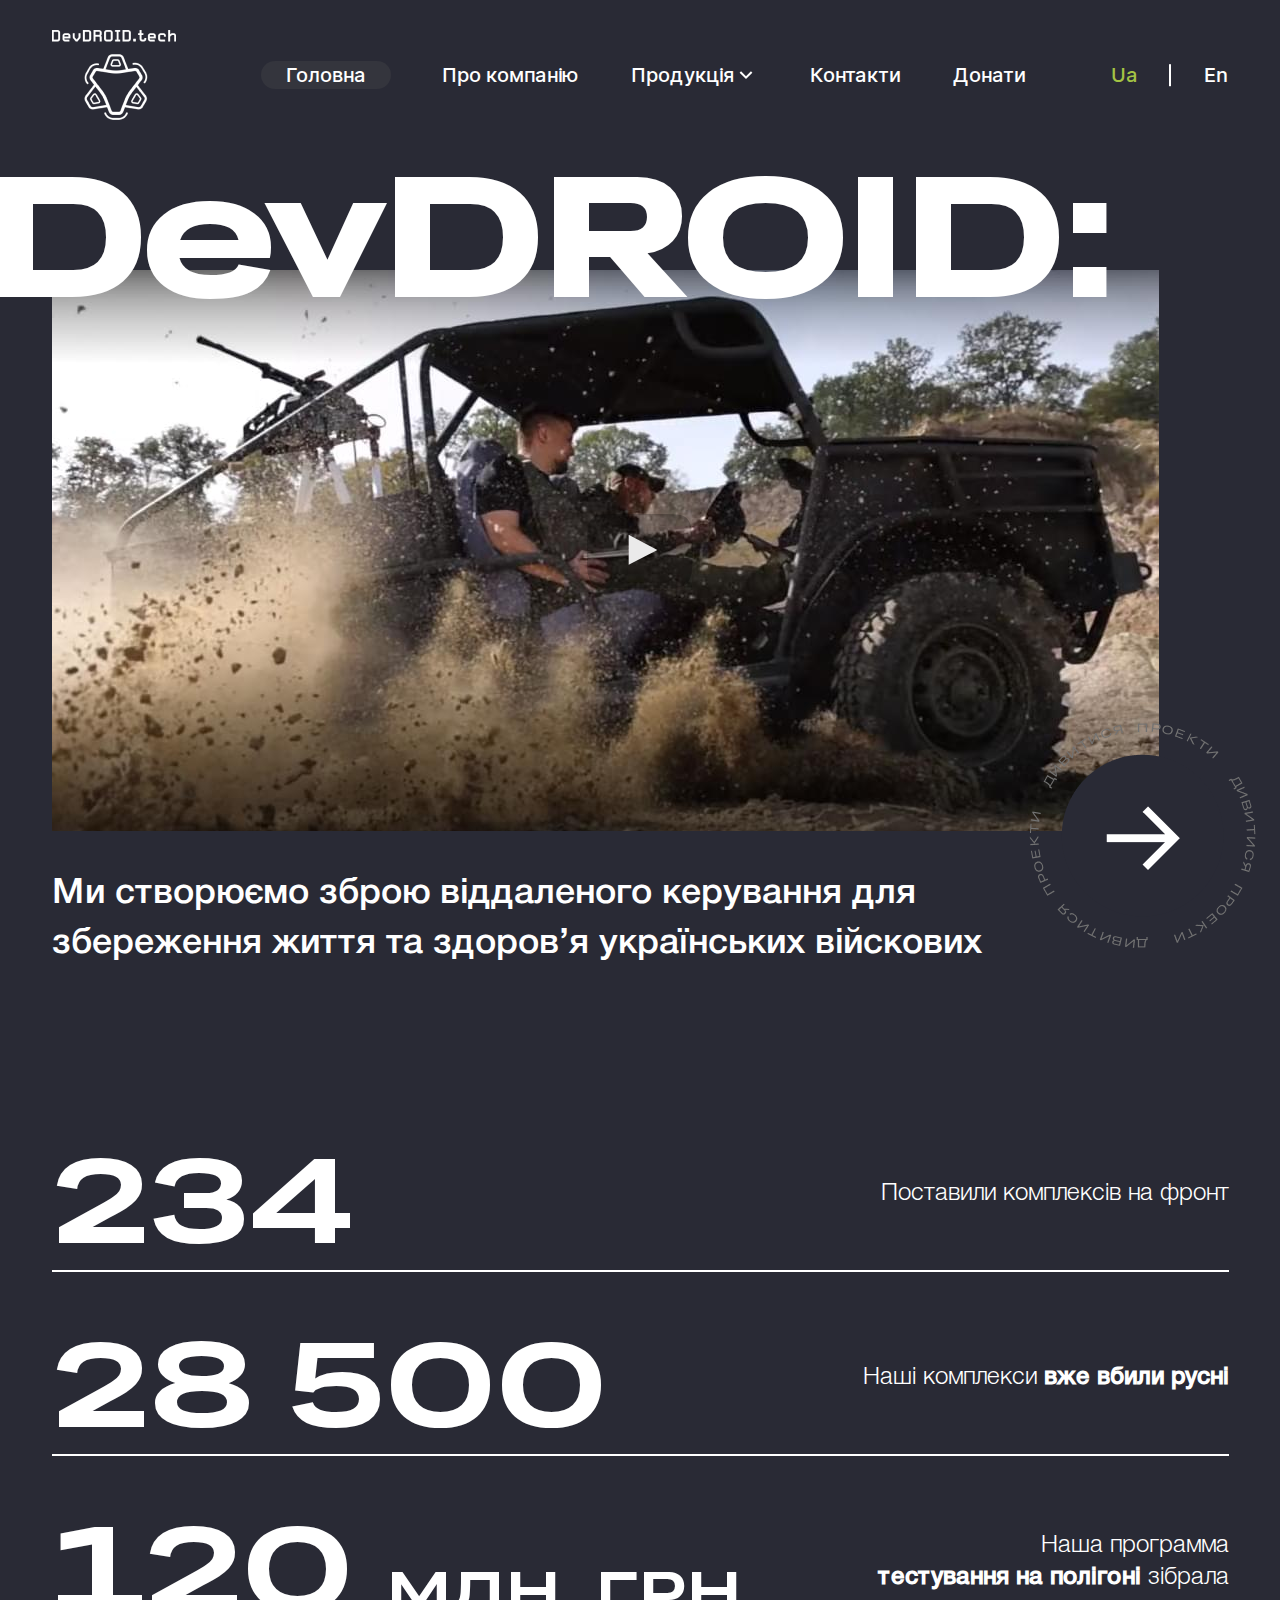
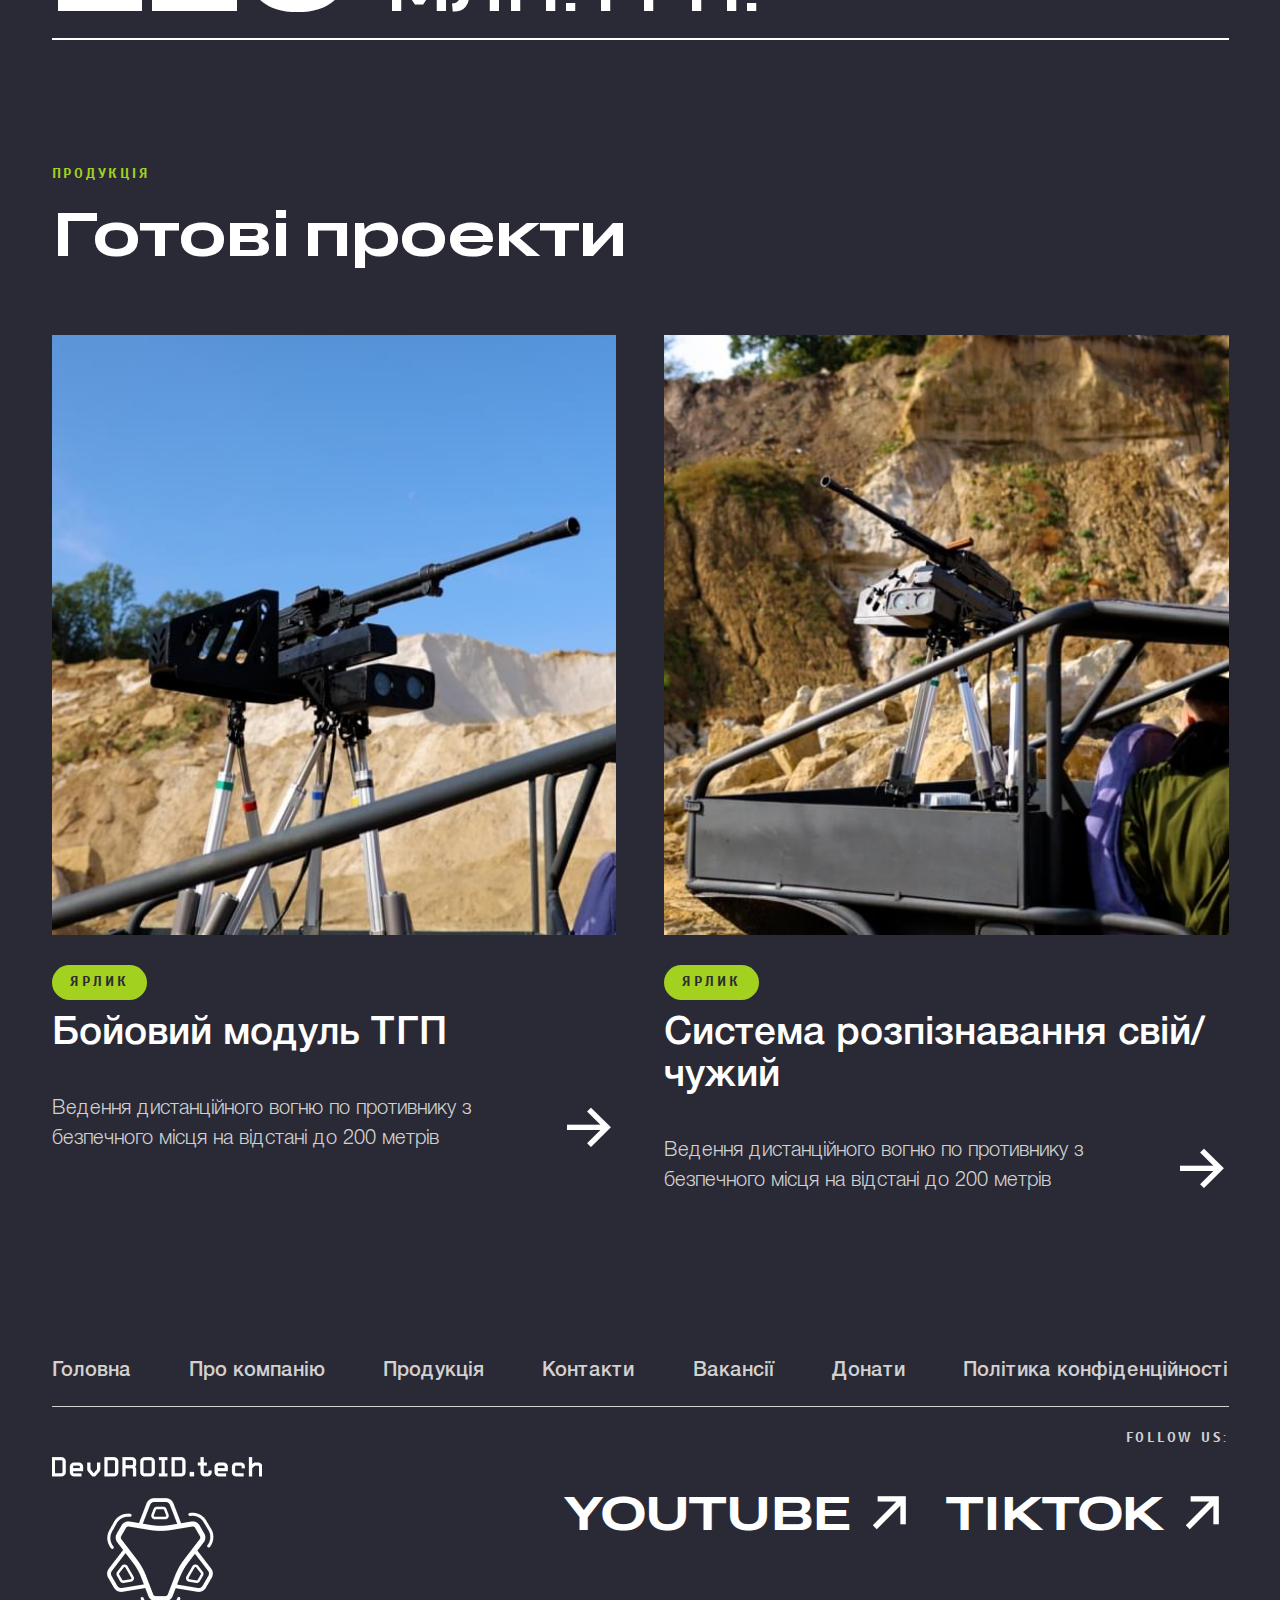
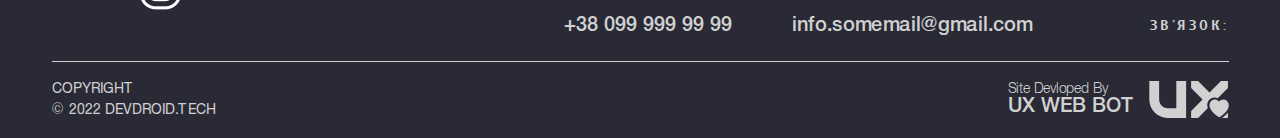
<file: home2.html>
<!DOCTYPE html>
<html lang="en">

<head>
	<title>HomePage2</title>
	<meta charset="UTF-8">
	<meta name="format-detection" content="telephone=no">
	<!-- <style>body{opacity: 0;}</style> -->
	<link rel="stylesheet" href="css/style.min.css?_v=20231115222524">
	<link rel="shortcut icon" href="favicon.ico">
	<!-- <meta name="robots" content="noindex, nofollow"> -->
	<meta name="viewport" content="width=device-width, initial-scale=1.0">
</head>

<body>
	<div class="wrapper">
		<header class="header">
			<div class="header__container">
				<div class="header__box">
					<button type="button" class="menu__icon icon-menu"><span></span></button>
					<a href="/" class="header__logo">
						<img src="img/logo-head.png" alt="" class="logo-desktop">
						<img src="img/logo-mob.png" alt="" class="logo-mob">
					</a>
					<div class="header__menu menu">
						<nav class="menu__body">
							<ul class="menu__list">
								<li class="menu__item">
									<a href="" class="menu__link active">
										Головна
									</a>
								</li>
								<li class="menu__item">
									<a href="" class="menu__link">
										Про компанію
									</a>
								</li>
								<li class="menu__item droplist">
									<a href="" class="menu__link droplist-link">
										<span>Продукція</span>
										<svg width="24" height="24" viewBox="0 0 24 24" fill="none" xmlns="http://www.w3.org/2000/svg">
											<g id="Group">
												<path id="Vector" d="M11.9997 13.1722L7.04974 8.22217L5.63574 9.63617L11.9997 16.0002L18.3637 9.63617L16.9497 8.22217L11.9997 13.1722Z" />
											</g>
										</svg>
										<ul class="drop-list-down">
											<li class="drop-list-item">
												<a href="" class="drop-list-link">
													Продукт 1
												</a>
											</li>
											<li class="drop-list-item">
												<a href="" class="drop-list-link">
													Продукт 1
												</a>
											</li>
											<li class="drop-list-item">
												<a href="" class="drop-list-link">
													Продукт 1
												</a>
											</li>
											<li class="drop-list-item">
												<a href="" class="drop-list-link">
													Продукт 1
												</a>
											</li>
											<li class="drop-list-item">
												<a href="" class="drop-list-link">
													Продукт 1
												</a>
											</li>
										</ul>
									</a>
								</li>
								<li class="menu__item">
									<a href="" class="menu__link">
										Контакти
									</a>
								</li>
								<li class="menu__item">
									<a href="" class="menu__link">
										Донати
									</a>
								</li>
							</ul>
							<div class="menu__mob-header">
								<p class="menu__mob-text">
									зв’язок:
								</p>
								<a href="tel:+380999999999" class="menu__mob-link">
									+38 099 999 99 99
								</a>
								<a href="mailto:info.somemail@gmail.com" class="menu__mob-link">
									info.somemail@gmail.com
								</a>
							</div>
						</nav>
					</div>
					<div class="header__lang">
						<a href="" class="header__lang-item active">
							Ua
						</a>
						<a href="" class="header__lang-item">
							En
						</a>
					</div>
				</div>
			</div>
		</header>
		<main class="page">
			<section class="devdroid">
				<div class="devdroid__container">
					<div class="devdroid__box">
						<a href="" class="devdroid__video">
							<img src="img/main/main.jpg" alt="">
							<img src="img/icons/play.svg" alt="" class="devdroid__play">
						</a>
						<h1 class="devdroid__title">
							DevDROID:
						</h1>
						<a href="" class="devdroid__link">
							<img src="img/main/arrow-link.png" alt="">
						</a>
					</div>
					<p class="devdroid__text">
						Ми створюємо зброю віддаленого керування для збереження життя та здоров’я українських війскових
					</p>
				</div>
			</section>
			<section class="numbers">
				<div class="numbers__container">
					<div class="numbers__box">
						<p class="numbers__item-big">
							234
						</p>
						<p class="numbers__item-small">
							Поставили комплексів на фронт
						</p>
					</div>
					<div class="numbers__box">
						<p class="numbers__item-big">
							28 500
						</p>
						<p class="numbers__item-small">
							Наші комплекси <span>вже вбили русні</span>
						</p>
					</div>
					<div class="numbers__box">
						<p class="numbers__item-big">
							120 <span>млн. грн.</span>
						</p>
						<p class="numbers__item-small">
							Наша программа <br>
							<span>тестування на полігоні</span> зібрала
						</p>
					</div>
				</div>
			</section>
			<section class="projects">
				<div class="projects__container">
					<div class="projects__box">
						<p class="projects__subtitle">
							Продукція
						</p>
						<h2 class="projects__title title">
							Готові проекти
						</h2>
						<div class="projects__list">
							<div class="projects__item">
								<p class="projects__item-img">
									<img src="img/projects/01.jpg" alt="">
								</p>
								<p class="projects__label">
									ярлик
								</p>
								<p class="projects__text-big">
									Бойовий модуль ТГП
								</p>
								<div class="projects__item-bottom">
									<p class="projects__text-small">
										Ведення дистанційного вогню по противнику з безпечного місця на відстані до 200
										метрів
									</p>
									<a href="" class="projects__link">
										→
									</a>
								</div>
							</div>
							<div class="projects__item">
								<p class="projects__item-img">
									<img src="img/projects/02.jpg" alt="">
								</p>
								<p class="projects__label">
									ярлик
								</p>
								<p class="projects__text-big">
									Система розпізнавання свій/чужий
								</p>
								<div class="projects__item-bottom">
									<p class="projects__text-small">
										Ведення дистанційного вогню по противнику з безпечного місця на відстані до 200
										метрів
									</p>
									<a href="" class="projects__link">
										→
									</a>
								</div>
							</div>
						</div>
					</div>
				</div>
			</section>
		</main>
		<footer class="footer">
			<div class="footer__container">
				<nav class="footer__nav">
					<ul class="footer__nav-list">
						<li class="footer__nav-item">
							<a href="" class="footer__nav-link">
								Головна
							</a>
						</li>
						<li class="footer__nav-item">
							<a href="" class="footer__nav-link">
								Про компанію
							</a>
						</li>
						<li class="footer__nav-item">
							<a href="" class="footer__nav-link">
								Продукція
							</a>
						</li>
						<li class="footer__nav-item">
							<a href="" class="footer__nav-link">
								Контакти
							</a>
						</li>
						<li class="footer__nav-item">
							<a href="" class="footer__nav-link">
								Вакансії
							</a>
						</li>
						<li class="footer__nav-item">
							<a href="" class="footer__nav-link">
								Донати
							</a>
						</li>
						<li class="footer__nav-item">
							<a href="" class="footer__nav-link">
								Політика конфіденційності
							</a>
						</li>
					</ul>
				</nav>
				<div class="footer__mid">
					<a href="/" class="footer__logo">
						<img src="img/logo-foot.png" alt="">
					</a>
					<div class="footer__mid-right">
						<p class="footer__follow">
							Follow us:
						</p>
						<div class="footer__social">
							<a href="" class="footer__social-link" target="_blank">
								<span>Youtube</span>
								<span class="footer__social-arrow">→</span>
							</a>
							<a href="" class="footer__social-link" target="_blank">
								<span>TikTok</span>
								<span class="footer__social-arrow">→</span>
							</a>
						</div>
						<div class="footer__contacts-box">
							<div class="footer__contacts">
								<a href="tel:+380999999999" class="footer__contacts-link">
									+38 099 999 99 99
								</a>
								<a href="mailto:info.somemail@gmail.com" class="footer__contacts-link">
									info.somemail@gmail.com
								</a>
							</div>
							<p class="footer__contact">
								зв’язок:
							</p>
						</div>
					</div>
				</div>
				<div class="footer__bottom">
					<p class="footer__copyright">
						COPYRIGHT <br>
						© 2022 devdroid.tech
					</p>
					<div class="footer__info-box">
						<div class="footer__info-item">
							<p class="footer__info-small">
								Site Devloped By
							</p>
							<p class="footer__info-big">
								UX web bot
							</p>
						</div>
						<p class="footer__info-item">
							<img src="img/icons/ux.svg" alt="">
						</p>
					</div>
				</div>
			</div>
		</footer>
	</div>
	<script src="js/app.min.js?_v=20231115222524"></script>
</body>

</html>
</file>
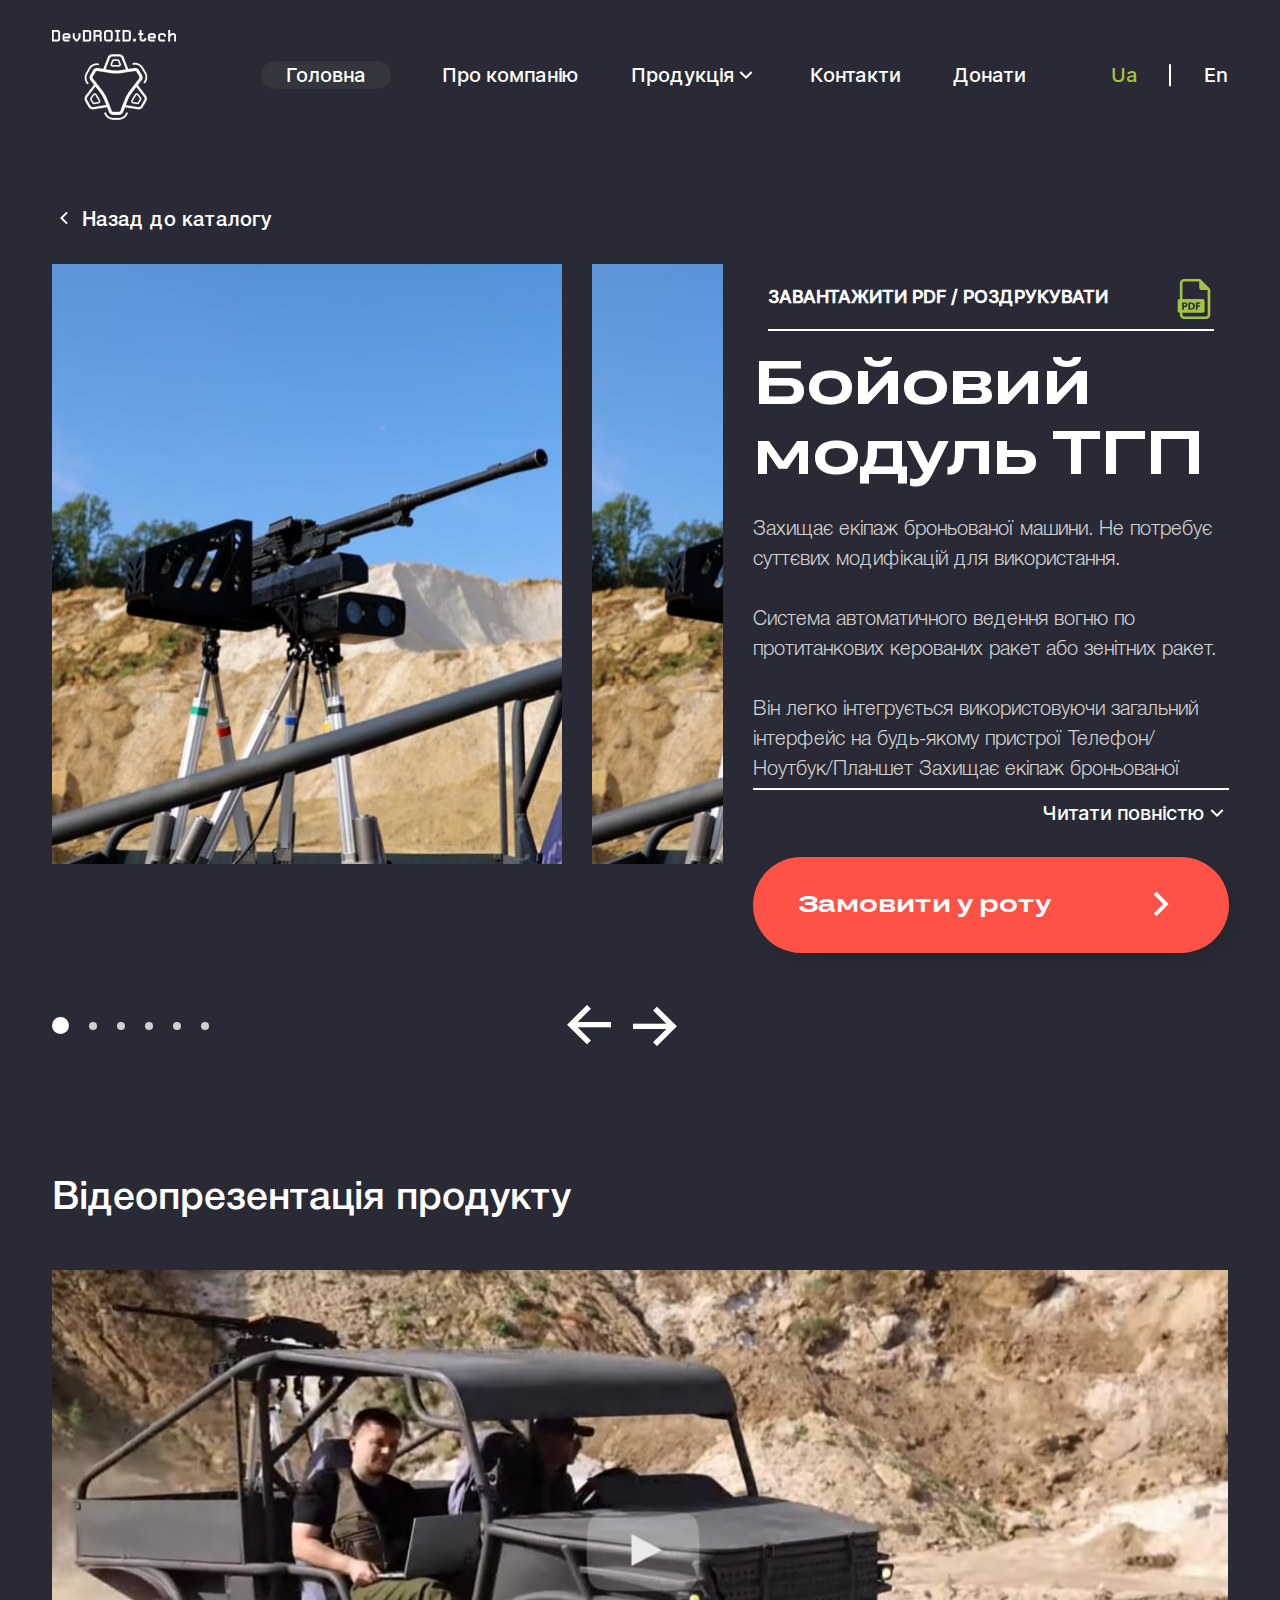
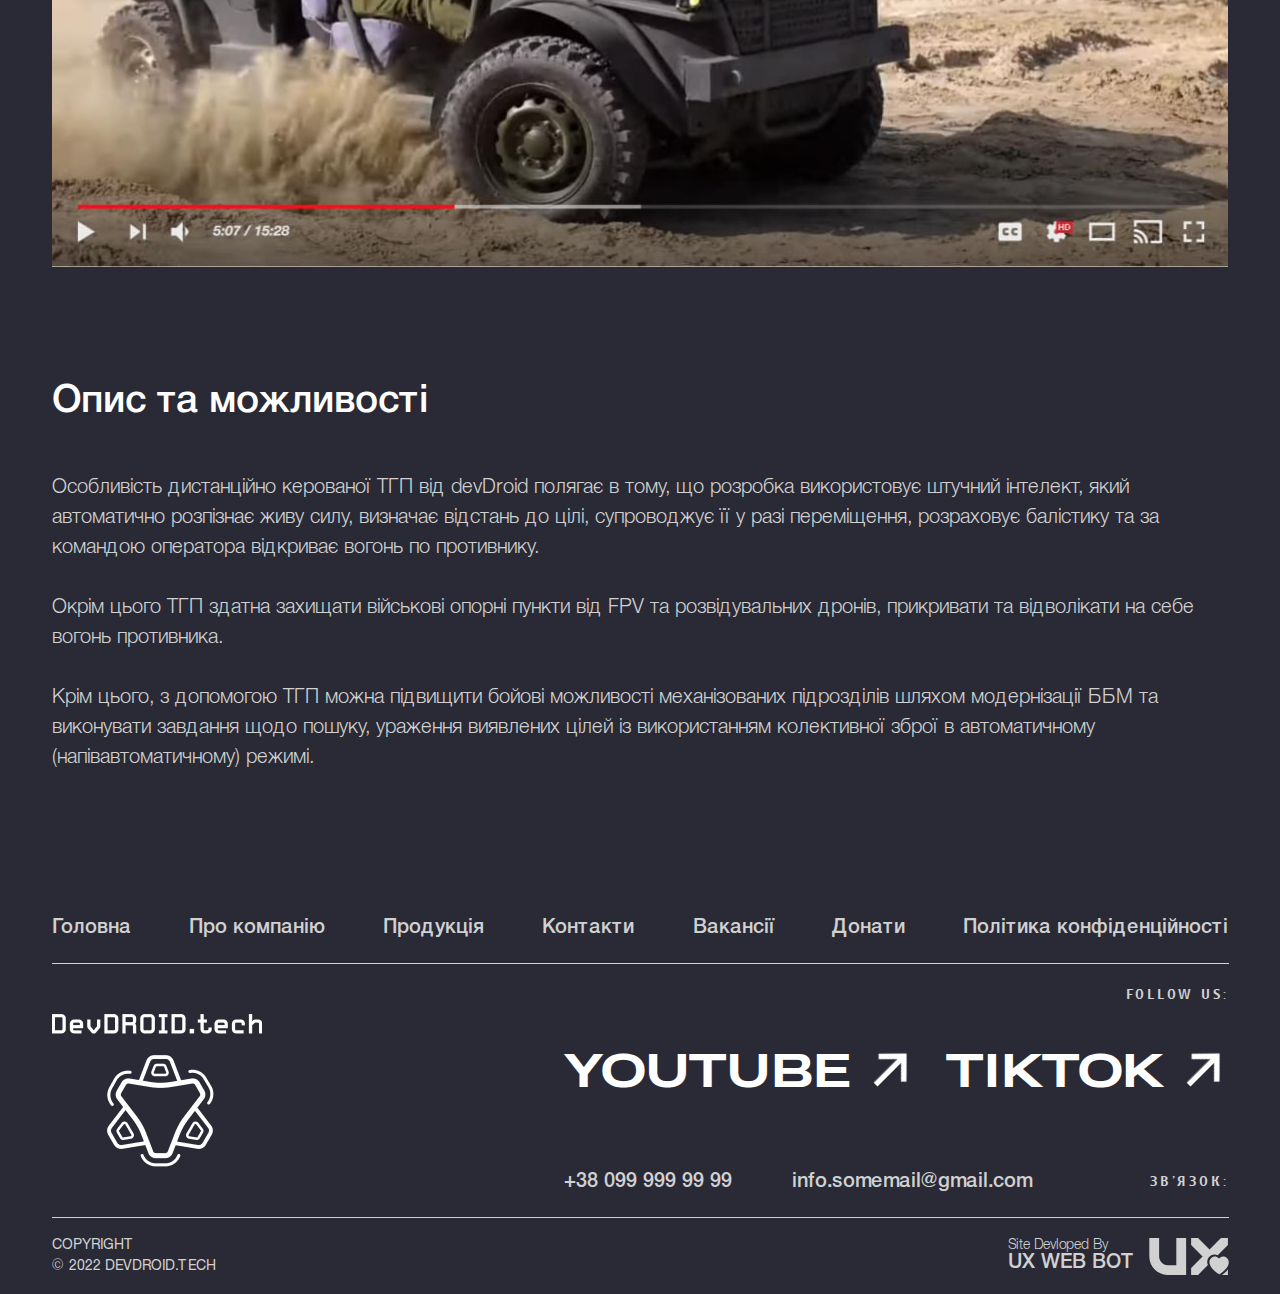
<file: product.html>
<!DOCTYPE html>
<html lang="en">

<head>
	<title>Product</title>
	<meta charset="UTF-8">
	<meta name="format-detection" content="telephone=no">
	<!-- <style>body{opacity: 0;}</style> -->
	<link rel="stylesheet" href="css/style.min.css?_v=20231115222524">
	<link rel="shortcut icon" href="favicon.ico">
	<!-- <meta name="robots" content="noindex, nofollow"> -->
	<meta name="viewport" content="width=device-width, initial-scale=1.0">
</head>

<body>
	<div class="wrapper">
		<header class="header">
			<div class="header__container">
				<div class="header__box">
					<button type="button" class="menu__icon icon-menu"><span></span></button>
					<a href="/" class="header__logo">
						<img src="img/logo-head.png" alt="" class="logo-desktop">
						<img src="img/logo-mob.png" alt="" class="logo-mob">
					</a>
					<div class="header__menu menu">
						<nav class="menu__body">
							<ul class="menu__list">
								<li class="menu__item">
									<a href="" class="menu__link active">
										Головна
									</a>
								</li>
								<li class="menu__item">
									<a href="" class="menu__link">
										Про компанію
									</a>
								</li>
								<li class="menu__item droplist">
									<a href="" class="menu__link droplist-link">
										<span>Продукція</span>
										<svg width="24" height="24" viewBox="0 0 24 24" fill="none" xmlns="http://www.w3.org/2000/svg">
											<g id="Group">
												<path id="Vector" d="M11.9997 13.1722L7.04974 8.22217L5.63574 9.63617L11.9997 16.0002L18.3637 9.63617L16.9497 8.22217L11.9997 13.1722Z" />
											</g>
										</svg>
										<ul class="drop-list-down">
											<li class="drop-list-item">
												<a href="" class="drop-list-link">
													Продукт 1
												</a>
											</li>
											<li class="drop-list-item">
												<a href="" class="drop-list-link">
													Продукт 1
												</a>
											</li>
											<li class="drop-list-item">
												<a href="" class="drop-list-link">
													Продукт 1
												</a>
											</li>
											<li class="drop-list-item">
												<a href="" class="drop-list-link">
													Продукт 1
												</a>
											</li>
											<li class="drop-list-item">
												<a href="" class="drop-list-link">
													Продукт 1
												</a>
											</li>
										</ul>
									</a>
								</li>
								<li class="menu__item">
									<a href="" class="menu__link">
										Контакти
									</a>
								</li>
								<li class="menu__item">
									<a href="" class="menu__link">
										Донати
									</a>
								</li>
							</ul>
							<div class="menu__mob-header">
								<p class="menu__mob-text">
									зв’язок:
								</p>
								<a href="tel:+380999999999" class="menu__mob-link">
									+38 099 999 99 99
								</a>
								<a href="mailto:info.somemail@gmail.com" class="menu__mob-link">
									info.somemail@gmail.com
								</a>
							</div>
						</nav>
					</div>
					<div class="header__lang">
						<a href="" class="header__lang-item active">
							Ua
						</a>
						<a href="" class="header__lang-item">
							En
						</a>
					</div>
				</div>
			</div>
		</header>
		<main class="page">
			<section class="productpage">
				<div class="productpage__container">
					<a href="" class="productpage__back">
						<img src="img/icons/left.svg" alt="">
						<span>Назад до каталогу</span>
					</a>
					<div class="productpage__box">
						<!-- Оболонка слайдера -->
						<div class="productpage__slider swiper">
							<!-- Частина слайдера, що рухається -->
							<div class="productpage__wrapper swiper-wrapper">
								<!-- Слайд -->
								<div class="productpage__slide swiper-slide">
									<img src="img/projects/01.jpg" alt="">
								</div>
								<div class="productpage__slide swiper-slide">
									<img src="img/projects/01.jpg" alt="">
								</div>
								<div class="productpage__slide swiper-slide">
									<img src="img/projects/01.jpg" alt="">
								</div>
								<div class="productpage__slide swiper-slide">
									<img src="img/projects/01.jpg" alt="">
								</div>
								<div class="productpage__slide swiper-slide">
									<img src="img/projects/01.jpg" alt="">
								</div>
								<div class="productpage__slide swiper-slide">
									<img src="img/projects/01.jpg" alt="">
								</div>
							</div>
						</div>
						<div class="productpage__slide-item">
							<div class="productpage__slide-top">
								<p class="productpage__slide-load">
									Завантажити PDF / Роздрукувати
								</p>
								<a href="" class="productpage__slide-pdf">
									<img src="img/icons/pdf.svg" alt="">
								</a>
							</div>
							<p class="productpage__slide-title title">
								Бойовий модуль ТГП
							</p>
							<div class="productpage__slide-more" data-showmore>
								<p class="productpage__slide-text" data-showmore-content="275">
									Захищає екіпаж броньованої машини.
									Не потребує суттєвих модифікацій для використання. <br><br>
									Система автоматичного ведення вогню по протитанкових керованих ракет або
									зенітних ракет. <br><br>
									Він легко інтегрується використовуючи загальний інтерфейс на будь-якому пристрої
									Телефон/Ноутбук/Планшет
									Захищає екіпаж броньованої машини.
									Не потребує суттєвих модифікацій для використання. <br><br>
									Система автоматичного ведення вогню по протитанкових керованих ракет або
									зенітних ракет. <br><br>
									Він легко інтегрується використовуючи загальний інтерфейс на будь-якому пристрої
									Телефон/Ноутбук/Планшет
								</p>
								<div class="productpage__slide-read">
									<button hidden data-showmore-button type="button" class="productpage__slide-link">
										<span>Читати повністю <img src="img/icons/read-down.svg" alt=""></span>
										<span>Приховати <img src="img/icons/read-down.svg" alt=""></span>
									</button>
								</div>
							</div>
							<a href="#" data-popup="#popup" class="productpage__slide-red">
								<span>Замовити у роту</span>
								<img src="img/icons/right.svg" alt="">
							</a>
						</div>
					</div>
					<div class="productpage__slider-block">
						<!-- Якщо потрібна пагінація -->
						<div class="swiper-pagination"></div>
						<!-- Якщо потрібна навігація (ліворуч/праворуч) -->
						<div class="productpage__slide-nav">
							<button type="button" class="swiper-button-prev">→</button>
							<button type="button" class="swiper-button-next">→</button>
						</div>
					</div>
				</div>
			</section>
			<section class="presentation">
				<div class="presentation__container">
					<h2 class="presentation__title">
						Відеопрезентація продукту
					</h2>
					<p class="presentation__video">
						<img src="img/main/video.jpg" alt="">
					</p>
					<h2 class="presentation__title">
						Опис та можливості
					</h2>
					<p class="presentation__text">
						Особливість дистанційно керованої ТГП від devDroid полягає в тому, що розробка використовує
						штучний інтелект, який автоматично розпізнає живу силу, визначає відстань до цілі, супроводжує
						її у разі переміщення, розраховує балістику та за командою оператора відкриває вогонь по
						противнику. <br><br>
						Окрім цього ТГП здатна захищати військові опорні пункти від FPV та розвідувальних дронів,
						прикривати та відволікати на себе вогонь противника. <br><br>
						Крім цього, з допомогою ТГП можна підвищити бойові можливості механізованих підрозділів шляхом
						модернізації ББМ та виконувати завдання щодо пошуку, ураження виявлених цілей із використанням
						колективної зброї в автоматичному (напівавтоматичному) режимі.
					</p>
				</div>
			</section>
		</main>
		<footer class="footer">
			<div class="footer__container">
				<nav class="footer__nav">
					<ul class="footer__nav-list">
						<li class="footer__nav-item">
							<a href="" class="footer__nav-link">
								Головна
							</a>
						</li>
						<li class="footer__nav-item">
							<a href="" class="footer__nav-link">
								Про компанію
							</a>
						</li>
						<li class="footer__nav-item">
							<a href="" class="footer__nav-link">
								Продукція
							</a>
						</li>
						<li class="footer__nav-item">
							<a href="" class="footer__nav-link">
								Контакти
							</a>
						</li>
						<li class="footer__nav-item">
							<a href="" class="footer__nav-link">
								Вакансії
							</a>
						</li>
						<li class="footer__nav-item">
							<a href="" class="footer__nav-link">
								Донати
							</a>
						</li>
						<li class="footer__nav-item">
							<a href="" class="footer__nav-link">
								Політика конфіденційності
							</a>
						</li>
					</ul>
				</nav>
				<div class="footer__mid">
					<a href="/" class="footer__logo">
						<img src="img/logo-foot.png" alt="">
					</a>
					<div class="footer__mid-right">
						<p class="footer__follow">
							Follow us:
						</p>
						<div class="footer__social">
							<a href="" class="footer__social-link" target="_blank">
								<span>Youtube</span>
								<span class="footer__social-arrow">→</span>
							</a>
							<a href="" class="footer__social-link" target="_blank">
								<span>TikTok</span>
								<span class="footer__social-arrow">→</span>
							</a>
						</div>
						<div class="footer__contacts-box">
							<div class="footer__contacts">
								<a href="tel:+380999999999" class="footer__contacts-link">
									+38 099 999 99 99
								</a>
								<a href="mailto:info.somemail@gmail.com" class="footer__contacts-link">
									info.somemail@gmail.com
								</a>
							</div>
							<p class="footer__contact">
								зв’язок:
							</p>
						</div>
					</div>
				</div>
				<div class="footer__bottom">
					<p class="footer__copyright">
						COPYRIGHT <br>
						© 2022 devdroid.tech
					</p>
					<div class="footer__info-box">
						<div class="footer__info-item">
							<p class="footer__info-small">
								Site Devloped By
							</p>
							<p class="footer__info-big">
								UX web bot
							</p>
						</div>
						<p class="footer__info-item">
							<img src="img/icons/ux.svg" alt="">
						</p>
					</div>
				</div>
			</div>
		</footer>
	</div>
	<div id="popup" aria-hidden="true" class="popup">
		<div class="popup__wrapper">
			<div class="popup__content">
				<div class="popup__box">
					<p class="popup__title">
						Замовити продукт
					</p>
					<button data-close type="button" class="popup__close">
						<svg xmlns="http://www.w3.org/2000/svg" width="24" height="24" viewBox="0 0 24 24" fill="none">
							<path d="M3.33996 1.21668C2.75418 0.630899 1.80442 0.630899 1.21864 1.21668C0.632848 1.80246 0.632848 2.75221 1.21864 3.33799L9.8808 12.0001L1.21873 20.6621C0.632938 21.2479 0.632938 22.1977 1.21873 22.7834C1.80451 23.3692 2.75427 23.3692 3.34005 22.7834L12.0021 14.1214L20.6641 22.7834C21.2499 23.3692 22.1997 23.3692 22.7854 22.7834C23.3712 22.1977 23.3712 21.2479 22.7854 20.6621L14.1234 12.0001L22.7854 3.33799C23.3713 2.75221 23.3713 1.80246 22.7854 1.21668C22.1997 0.630899 21.25 0.630899 20.6641 1.21668L12.0021 9.87879L3.33996 1.21668Z" fill="black" />
						</svg>
					</button>
				</div>
				<form action="#">
					<div class="popup__inp-box">
						<select name="form[]" data-class-modif="form">
							<option value="1" selected>Пункт №1</option>
							<option value="2">Пункт №2</option>
							<option value="3">Пункт №3</option>
							<option value="4">Пункт №4</option>
							<option value="5">Пункт №5</option>
						</select>
					</div>
					<div class="popup__inp-box">
						<select name="form[]" data-class-modif="form">
							<option value="1" selected>Пункт №1</option>
							<option value="2">Пункт №2</option>
							<option value="3">Пункт №3</option>
							<option value="4">Пункт №4</option>
							<option value="5">Пункт №5</option>
						</select>
					</div>
					<div class="popup__inp-box">
						<input autocomplete="off" type="text" name="form[]" data-error="Помилка" placeholder="Ваш нікнейм" class=" popup-input">
					</div>
					<p class="popup__inp-text">
						не обов’язково, для надпису "спонсор"
					</p>
					<div class="popup__inp-box">
						<input autocomplete="off" type="text" name="form[]" data-error="Помилка" placeholder="Ім‘я" class=" popup-input">
					</div>
					<div class="popup__inp-box">
						<input autocomplete="off" type="text" name="form[]" data-error="Помилка" placeholder="Телефон" class=" popup-input">
					</div>
					<div class="popup__btn-box">
						<button type="submit" class="popup__button">
							<span>Сплатити</span>
							<img src="img/icons/right.svg" alt="">
						</button>
					</div>
				</form>
			</div>
		</div>
	</div>
	<script src="js/app.min.js?_v=20231115222524"></script>
</body>

</html>
</file>
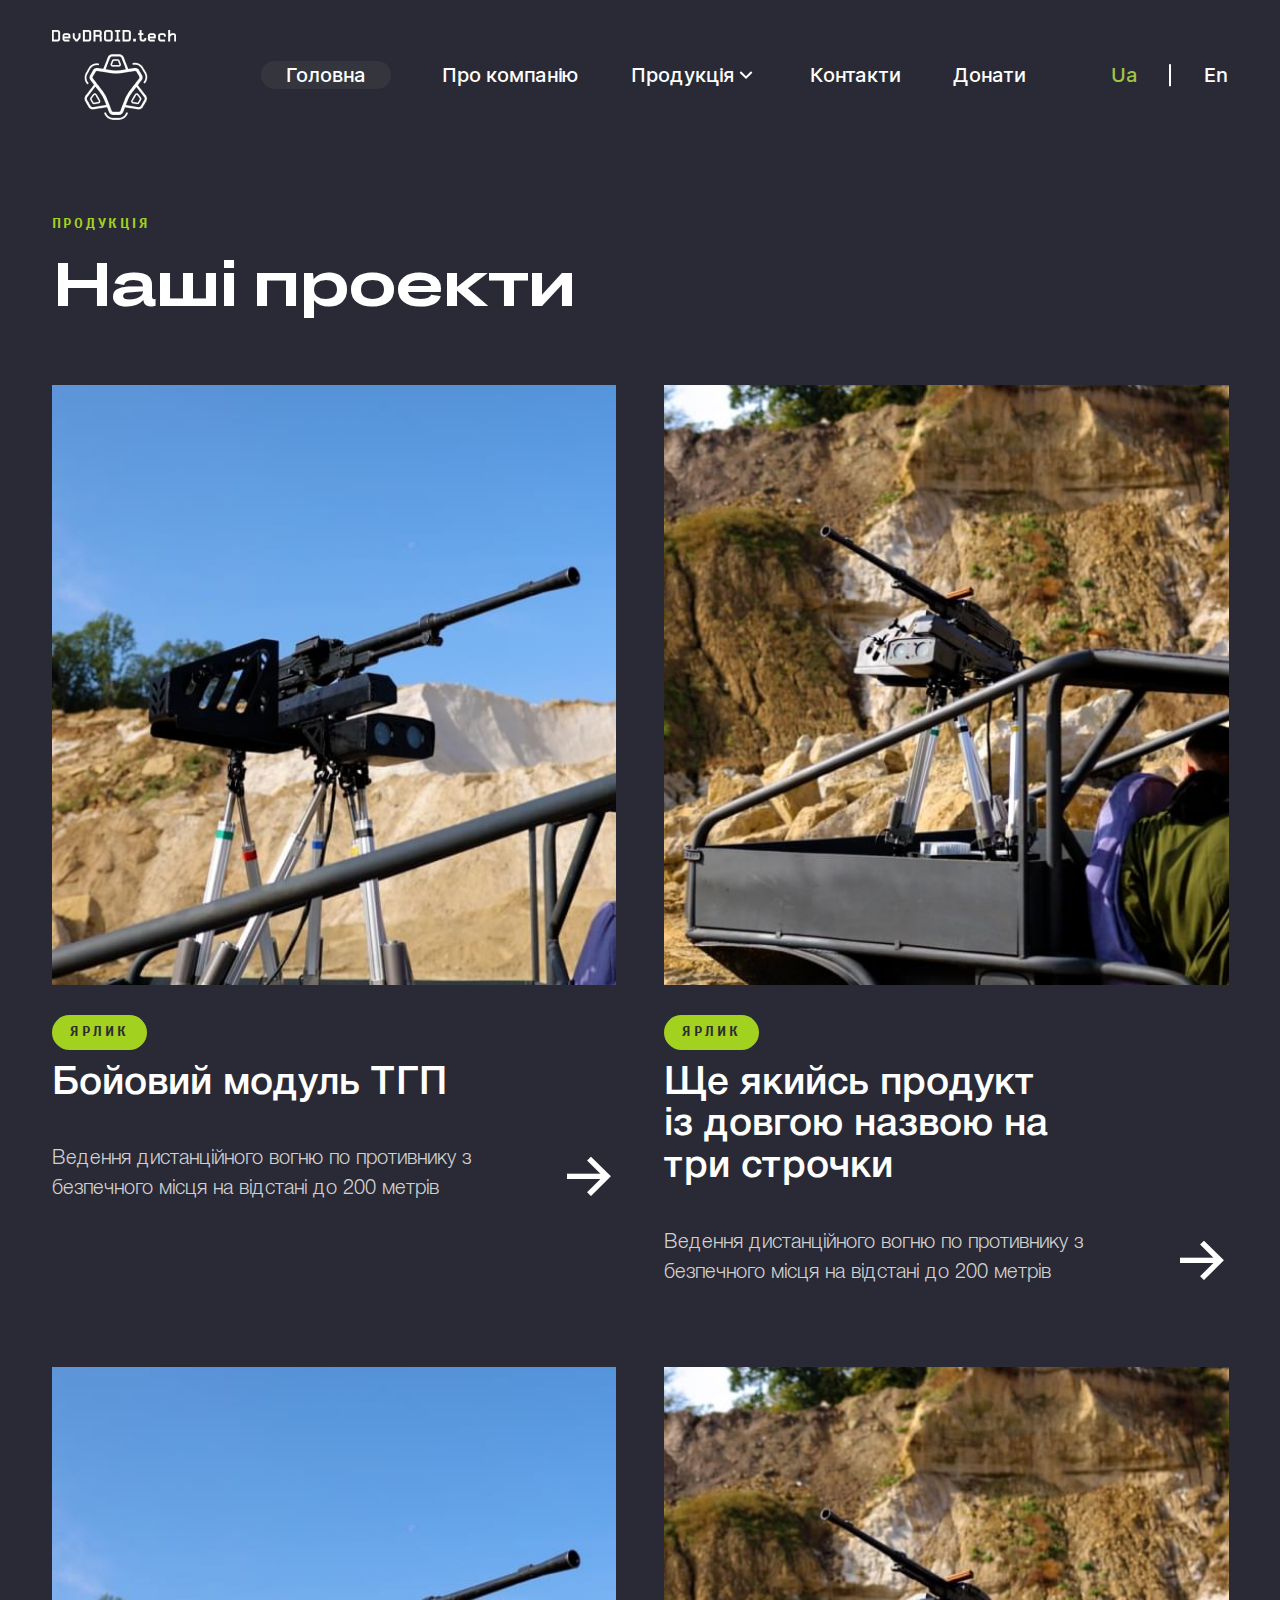
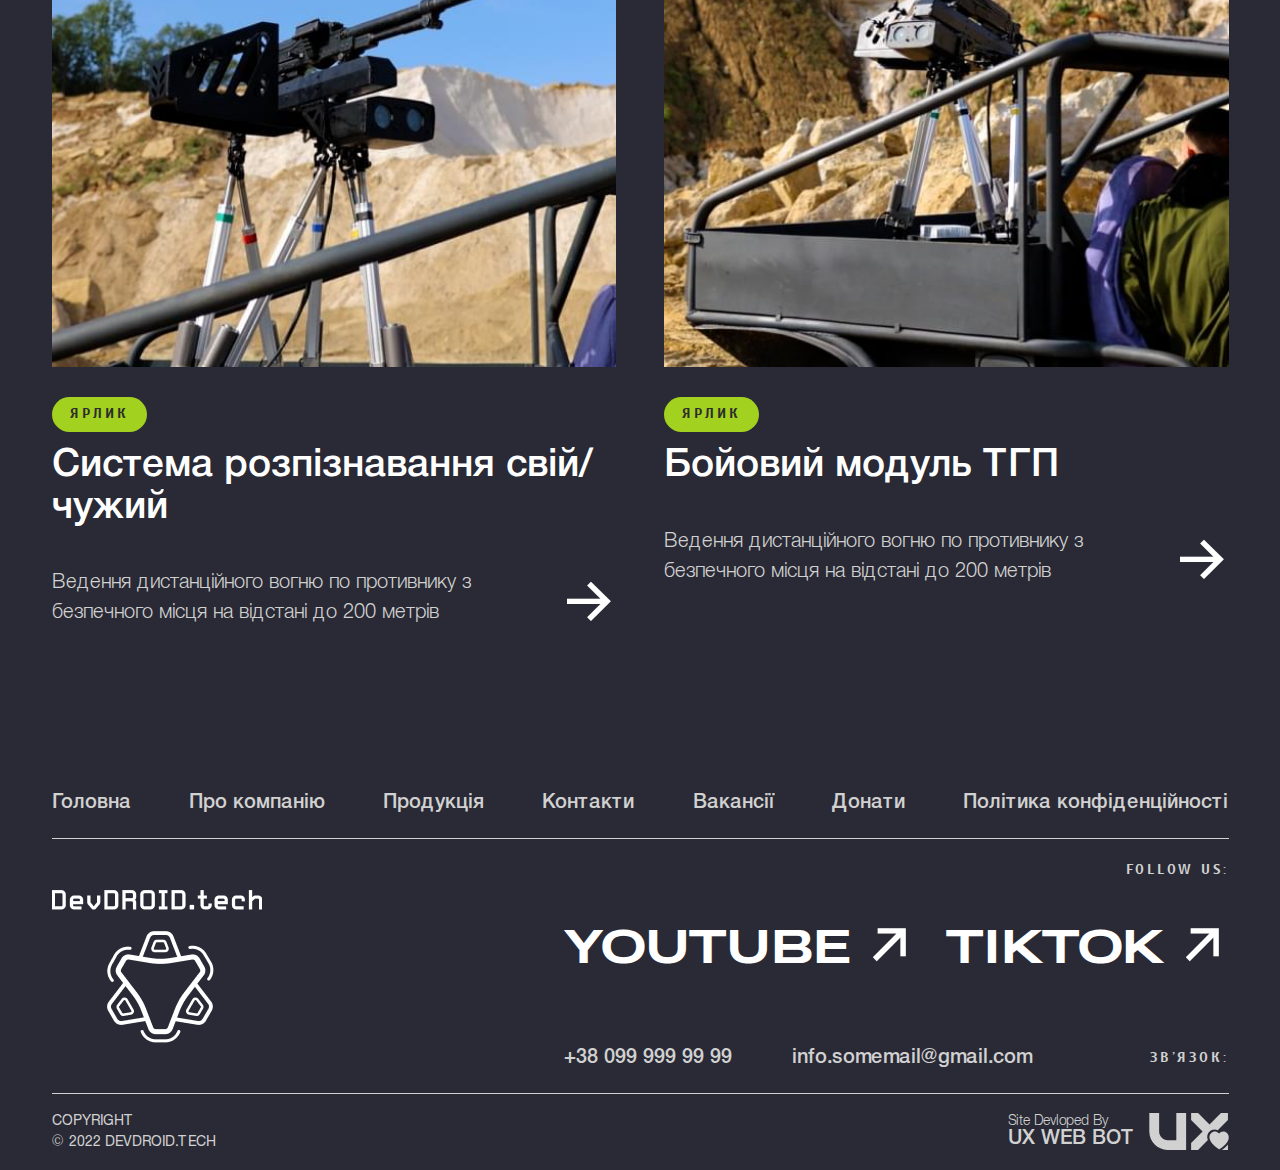
<file: projects.html>
<!DOCTYPE html>
<html lang="en">

<head>
	<title>Projects</title>
	<meta charset="UTF-8">
	<meta name="format-detection" content="telephone=no">
	<!-- <style>body{opacity: 0;}</style> -->
	<link rel="stylesheet" href="css/style.min.css?_v=20231115222524">
	<link rel="shortcut icon" href="favicon.ico">
	<!-- <meta name="robots" content="noindex, nofollow"> -->
	<meta name="viewport" content="width=device-width, initial-scale=1.0">
</head>

<body>
	<div class="wrapper">
		<header class="header">
			<div class="header__container">
				<div class="header__box">
					<button type="button" class="menu__icon icon-menu"><span></span></button>
					<a href="/" class="header__logo">
						<img src="img/logo-head.png" alt="" class="logo-desktop">
						<img src="img/logo-mob.png" alt="" class="logo-mob">
					</a>
					<div class="header__menu menu">
						<nav class="menu__body">
							<ul class="menu__list">
								<li class="menu__item">
									<a href="" class="menu__link active">
										Головна
									</a>
								</li>
								<li class="menu__item">
									<a href="" class="menu__link">
										Про компанію
									</a>
								</li>
								<li class="menu__item droplist">
									<a href="" class="menu__link droplist-link">
										<span>Продукція</span>
										<svg width="24" height="24" viewBox="0 0 24 24" fill="none" xmlns="http://www.w3.org/2000/svg">
											<g id="Group">
												<path id="Vector" d="M11.9997 13.1722L7.04974 8.22217L5.63574 9.63617L11.9997 16.0002L18.3637 9.63617L16.9497 8.22217L11.9997 13.1722Z" />
											</g>
										</svg>
										<ul class="drop-list-down">
											<li class="drop-list-item">
												<a href="" class="drop-list-link">
													Продукт 1
												</a>
											</li>
											<li class="drop-list-item">
												<a href="" class="drop-list-link">
													Продукт 1
												</a>
											</li>
											<li class="drop-list-item">
												<a href="" class="drop-list-link">
													Продукт 1
												</a>
											</li>
											<li class="drop-list-item">
												<a href="" class="drop-list-link">
													Продукт 1
												</a>
											</li>
											<li class="drop-list-item">
												<a href="" class="drop-list-link">
													Продукт 1
												</a>
											</li>
										</ul>
									</a>
								</li>
								<li class="menu__item">
									<a href="" class="menu__link">
										Контакти
									</a>
								</li>
								<li class="menu__item">
									<a href="" class="menu__link">
										Донати
									</a>
								</li>
							</ul>
							<div class="menu__mob-header">
								<p class="menu__mob-text">
									зв’язок:
								</p>
								<a href="tel:+380999999999" class="menu__mob-link">
									+38 099 999 99 99
								</a>
								<a href="mailto:info.somemail@gmail.com" class="menu__mob-link">
									info.somemail@gmail.com
								</a>
							</div>
						</nav>
					</div>
					<div class="header__lang">
						<a href="" class="header__lang-item active">
							Ua
						</a>
						<a href="" class="header__lang-item">
							En
						</a>
					</div>
				</div>
			</div>
		</header>
		<main class="page">
			<section class="projects">
				<div class="projects__container">
					<div class="projects__box">
						<p class="projects__subtitle">
							Продукція
						</p>
						<h1 class="projects__title title">
							Наші проекти
						</h1>
						<div class="projects__list">
							<div class="projects__item">
								<p class="projects__item-img">
									<img src="img/projects/01.jpg" alt="">
								</p>
								<p class="projects__label">
									ярлик
								</p>
								<p class="projects__text-big">
									Бойовий модуль ТГП
								</p>
								<div class="projects__item-bottom">
									<p class="projects__text-small">
										Ведення дистанційного вогню по противнику з безпечного місця на відстані до 200
										метрів
									</p>
									<a href="" class="projects__link">
										→
									</a>
								</div>
							</div>
							<div class="projects__item">
								<p class="projects__item-img">
									<img src="img/projects/02.jpg" alt="">
								</p>
								<p class="projects__label">
									ярлик
								</p>
								<p class="projects__text-big">
									Ще якийсь продукт <br>
									із довгою назвою на <br>
									три строчки
								</p>
								<div class="projects__item-bottom">
									<p class="projects__text-small">
										Ведення дистанційного вогню по противнику з безпечного місця на відстані до 200
										метрів
									</p>
									<a href="" class="projects__link">
										→
									</a>
								</div>
							</div>
							<div class="projects__item">
								<p class="projects__item-img">
									<img src="img/projects/01.jpg" alt="">
								</p>
								<p class="projects__label">
									ярлик
								</p>
								<p class="projects__text-big">
									Система розпізнавання свій/чужий
								</p>
								<div class="projects__item-bottom">
									<p class="projects__text-small">
										Ведення дистанційного вогню по противнику з безпечного місця на відстані до 200
										метрів
									</p>
									<a href="" class="projects__link">
										→
									</a>
								</div>
							</div>
							<div class="projects__item">
								<p class="projects__item-img">
									<img src="img/projects/02.jpg" alt="">
								</p>
								<p class="projects__label">
									ярлик
								</p>
								<p class="projects__text-big">
									Бойовий модуль ТГП
								</p>
								<div class="projects__item-bottom">
									<p class="projects__text-small">
										Ведення дистанційного вогню по противнику з безпечного місця на відстані до 200
										метрів
									</p>
									<a href="" class="projects__link">
										→
									</a>
								</div>
							</div>
						</div>
					</div>
				</div>
			</section>
		</main>
		<footer class="footer">
			<div class="footer__container">
				<nav class="footer__nav">
					<ul class="footer__nav-list">
						<li class="footer__nav-item">
							<a href="" class="footer__nav-link">
								Головна
							</a>
						</li>
						<li class="footer__nav-item">
							<a href="" class="footer__nav-link">
								Про компанію
							</a>
						</li>
						<li class="footer__nav-item">
							<a href="" class="footer__nav-link">
								Продукція
							</a>
						</li>
						<li class="footer__nav-item">
							<a href="" class="footer__nav-link">
								Контакти
							</a>
						</li>
						<li class="footer__nav-item">
							<a href="" class="footer__nav-link">
								Вакансії
							</a>
						</li>
						<li class="footer__nav-item">
							<a href="" class="footer__nav-link">
								Донати
							</a>
						</li>
						<li class="footer__nav-item">
							<a href="" class="footer__nav-link">
								Політика конфіденційності
							</a>
						</li>
					</ul>
				</nav>
				<div class="footer__mid">
					<a href="/" class="footer__logo">
						<img src="img/logo-foot.png" alt="">
					</a>
					<div class="footer__mid-right">
						<p class="footer__follow">
							Follow us:
						</p>
						<div class="footer__social">
							<a href="" class="footer__social-link" target="_blank">
								<span>Youtube</span>
								<span class="footer__social-arrow">→</span>
							</a>
							<a href="" class="footer__social-link" target="_blank">
								<span>TikTok</span>
								<span class="footer__social-arrow">→</span>
							</a>
						</div>
						<div class="footer__contacts-box">
							<div class="footer__contacts">
								<a href="tel:+380999999999" class="footer__contacts-link">
									+38 099 999 99 99
								</a>
								<a href="mailto:info.somemail@gmail.com" class="footer__contacts-link">
									info.somemail@gmail.com
								</a>
							</div>
							<p class="footer__contact">
								зв’язок:
							</p>
						</div>
					</div>
				</div>
				<div class="footer__bottom">
					<p class="footer__copyright">
						COPYRIGHT <br>
						© 2022 devdroid.tech
					</p>
					<div class="footer__info-box">
						<div class="footer__info-item">
							<p class="footer__info-small">
								Site Devloped By
							</p>
							<p class="footer__info-big">
								UX web bot
							</p>
						</div>
						<p class="footer__info-item">
							<img src="img/icons/ux.svg" alt="">
						</p>
					</div>
				</div>
			</div>
		</footer>
	</div>
	<script src="js/app.min.js?_v=20231115222524"></script>
</body>

</html>
</file>
<file: css/style.min.css>
@charset "UTF-8";@font-face{font-family:GrtskTera;font-display:swap;src:url(../fonts/GrtskTera-Bold.woff2) format("woff2"),url(../fonts/GrtskTera-Bold.woff) format("woff");font-weight:700;font-style:normal}@font-face{font-family:HelveticaNeueCyr;font-display:swap;src:url(../fonts/HelveticaNeueCyr-Light.woff2) format("woff2"),url(../fonts/HelveticaNeueCyr-Light.woff) format("woff");font-weight:300;font-style:normal}@font-face{font-family:GrtskTera;font-display:swap;src:url(../fonts/GrtskTera-Semibold.woff2) format("woff2"),url(../fonts/GrtskTera-Semibold.woff) format("woff");font-weight:600;font-style:normal}@font-face{font-family:HelveticaNeueCyr;font-display:swap;src:url(../fonts/HelveticaNeueCyr-Medium.woff2) format("woff2"),url(../fonts/HelveticaNeueCyr-Medium.woff) format("woff");font-weight:500;font-style:normal}@font-face{font-family:HelveticaNeueCyr;font-display:swap;src:url(../fonts/HelveticaNeueCyr-Roman.woff2) format("woff2"),url(../fonts/HelveticaNeueCyr-Roman.woff) format("woff");font-weight:400;font-style:normal}@font-face{font-family:Inter;font-display:swap;src:url(../fonts/Inter-Medium.woff2) format("woff2"),url(../fonts/Inter-Medium.woff) format("woff");font-weight:500;font-style:normal}@font-face{font-family:Scada;font-display:swap;src:url(../fonts/Scada-Bold.woff2) format("woff2"),url(../fonts/Scada-Bold.woff) format("woff");font-weight:700;font-style:normal}*{padding:0;margin:0;border:0}*,:after,:before{-webkit-box-sizing:border-box;box-sizing:border-box}body,html{height:100%;min-width:320px}body{color:#fff;line-height:1;font-family:HelveticaNeueCyr;font-size:1.25rem;-ms-text-size-adjust:100%;-moz-text-size-adjust:100%;-webkit-text-size-adjust:100%;-webkit-font-smoothing:antialiased;-moz-osx-font-smoothing:grayscale}button,input,textarea{font-family:HelveticaNeueCyr;font-size:inherit;line-height:inherit}button{cursor:pointer;color:inherit;background-color:transparent}a{color:inherit;text-decoration:none}ul li{list-style:none}img{vertical-align:top}h1,h2,h3,h4,h5,h6{font-weight:inherit;font-size:inherit}body{background:#292a35}.lock body{overflow:hidden;-ms-touch-action:none;touch-action:none;-ms-scroll-chaining:none;overscroll-behavior:none}.wrapper{min-height:100%;display:-webkit-box;display:-ms-flexbox;display:flex;-webkit-box-orient:vertical;-webkit-box-direction:normal;-ms-flex-direction:column;flex-direction:column;overflow:hidden}@supports (overflow:clip){.wrapper{overflow:clip}}.wrapper>main{-webkit-box-flex:1;-ms-flex:1 1 auto;flex:1 1 auto}.wrapper>*{min-width:0}[class*=__container]{max-width:75.4375rem;margin:0 auto;padding:0 .9375rem}input[type=email],input[type=tel],input[type=text],textarea{-webkit-appearance:none;-moz-appearance:none;appearance:none}.input{width:100%;display:block;padding:18px 24px;border-radius:8px;border:1px solid rgba(255,255,255,.1);color:#a6a6a6;font-weight:300;background:#21222b;outline:0}.input[placeholder]:not([data-placeholder-nohiden])::-webkit-input-placeholder{-webkit-transition:opacity .3s;transition:opacity .3s}.input[placeholder]:not([data-placeholder-nohiden])::-moz-placeholder{-moz-transition:opacity .3s;transition:opacity .3s}.input[placeholder]:not([data-placeholder-nohiden]):-ms-input-placeholder{-ms-transition:opacity .3s;transition:opacity .3s}.input[placeholder]:not([data-placeholder-nohiden])::-ms-input-placeholder{-ms-transition:opacity .3s;transition:opacity .3s}.input[placeholder]:not([data-placeholder-nohiden])::placeholder{-webkit-transition:opacity .3s;transition:opacity .3s}.input[placeholder]:not([data-placeholder-nohiden]):focus::-webkit-input-placeholder{opacity:0}.input[placeholder]:not([data-placeholder-nohiden]):focus::-moz-placeholder{opacity:0}.input[placeholder]:not([data-placeholder-nohiden]):focus:-ms-input-placeholder{opacity:0}.input[placeholder]:not([data-placeholder-nohiden]):focus::-ms-input-placeholder{opacity:0}.input[placeholder]:not([data-placeholder-nohiden]):focus::placeholder{opacity:0}.popup-input[placeholder]:not([data-placeholder-nohiden])::-webkit-input-placeholder{-webkit-transition:opacity .3s;transition:opacity .3s}.popup-input[placeholder]:not([data-placeholder-nohiden])::-moz-placeholder{-moz-transition:opacity .3s;transition:opacity .3s}.popup-input[placeholder]:not([data-placeholder-nohiden]):-ms-input-placeholder{-ms-transition:opacity .3s;transition:opacity .3s}.popup-input[placeholder]:not([data-placeholder-nohiden])::-ms-input-placeholder{-ms-transition:opacity .3s;transition:opacity .3s}.popup-input[placeholder]:not([data-placeholder-nohiden])::placeholder{-webkit-transition:opacity .3s;transition:opacity .3s}.popup-input[placeholder]:not([data-placeholder-nohiden]):focus::-webkit-input-placeholder{opacity:0}.popup-input[placeholder]:not([data-placeholder-nohiden]):focus::-moz-placeholder{opacity:0}.popup-input[placeholder]:not([data-placeholder-nohiden]):focus:-ms-input-placeholder{opacity:0}.popup-input[placeholder]:not([data-placeholder-nohiden]):focus::-ms-input-placeholder{opacity:0}.popup-input[placeholder]:not([data-placeholder-nohiden]):focus::placeholder{opacity:0}textarea.input{resize:none;padding:18px 24px;height:210px}.popup-input{width:100%;display:block;padding:18px 24px;border-radius:8px;border:1px solid rgba(255,255,255,.1);color:#656565;font-size:20px;font-weight:300;background:#f5f5f5;outline:0}.select{min-width:0;position:relative}.select__body{position:relative}.select__title{color:inherit;text-align:left;border:1px solid #d9d9d9;background:#f5f5f5;cursor:pointer;width:100%;border-radius:4px;padding:18px 24px}.select__value{display:-webkit-box;display:-ms-flexbox;display:flex;min-width:0;-webkit-box-align:center;-ms-flex-align:center;align-items:center;height:1.875rem;padding:0 .9375rem;gap:.625rem;border-radius:8px;background:#f5f5f5;color:#656565;font-size:20px;font-weight:300}.select__value>*{-webkit-box-flex:1;-ms-flex:1 1 auto;flex:1 1 auto}.select__value:after{content:"";width:24px;height:24px;-webkit-transition:all .3s ease 0s;transition:all .3s ease 0s;display:-webkit-box;display:-ms-flexbox;display:flex;-webkit-box-pack:center;-ms-flex-pack:center;justify-content:center;-webkit-box-align:center;-ms-flex-align:center;align-items:center;background:url(../img/icons/down-pop.svg) 0 0 no-repeat;background-size:contain}._select-open .select__value:after{-webkit-transform:rotate(-180deg);-ms-transform:rotate(-180deg);transform:rotate(-180deg)}.select__value._select-pseudo-label::before{content:attr(data-pseudo-label);opacity:.5}.select__content{-webkit-box-flex:1;-ms-flex:1 1 auto;flex:1 1 auto;overflow:hidden;text-overflow:ellipsis;white-space:nowrap;padding-top:10px}.select__text{-webkit-box-flex:1;-ms-flex:1 1 auto;flex:1 1 auto;overflow:hidden;text-overflow:ellipsis;white-space:nowrap}.select__input{width:100%;background-color:transparent;height:100%}.select__options{color:#656565;font-size:20px;font-weight:300;position:absolute;top:calc(100% - .0625rem);border-radius:0 0 4px 4px;min-width:100%;left:0;background-color:#f5f5f5;border-top:0;border:1px solid #d9d9d9;border-top:0;padding:10px 0 5px 0}.select__scroll{overflow-y:auto;overflow-x:hidden;max-height:12.5rem}.select__option{width:100%;text-align:left;cursor:pointer;padding:5px 15px;color:inherit}.select__option._select-selected{background-color:#eee}.select__row{display:-webkit-inline-box;display:-ms-inline-flexbox;display:inline-flex;-webkit-box-align:center;-ms-flex-align:center;align-items:center}.select--show-top .select__options{top:auto;bottom:calc(100% - .0625rem);border:1px solid #d9d9d9;border-bottom:0;border-radius:4px 4px 0 0;padding:5px 0 10px 0}._select-tag{cursor:pointer}body::after{content:"";background-color:rgba(0,0,0,.5);position:fixed;width:100%;height:100%;top:0;left:0;opacity:0;-webkit-transition:opacity .8s ease 0s;transition:opacity .8s ease 0s;pointer-events:none;z-index:149}.popup-show body::after{opacity:1}.popup{position:fixed;top:0;left:0;bottom:0;right:0;padding:28px 40px;-webkit-transition:visibility .8s ease 0s;transition:visibility .8s ease 0s;visibility:hidden;pointer-events:none}.popup_show{z-index:150;visibility:visible;overflow:auto;pointer-events:auto}.popup_show .popup__content{visibility:visible;-webkit-transform:scale(1);-ms-transform:scale(1);transform:scale(1);position:relative}.popup__wrapper{display:-webkit-box;display:-ms-flexbox;display:flex;-webkit-box-orient:vertical;-webkit-box-direction:normal;-ms-flex-direction:column;flex-direction:column;-webkit-box-align:center;-ms-flex-align:center;align-items:center;min-height:100%;-webkit-box-flex:1;-ms-flex:1 1 auto;flex:1 1 auto;width:100%;display:flex;-webkit-box-pack:center;-ms-flex-pack:center;justify-content:center;align-items:center}.popup__content{visibility:hidden;-webkit-transform:scale(0);-ms-transform:scale(0);transform:scale(0);-webkit-transition:-webkit-transform .3s ease 0s;transition:-webkit-transform .3s ease 0s;transition:transform .3s ease 0s;transition:transform .3s ease 0s,-webkit-transform .3s ease 0s;border-radius:8px;background:#fff;-webkit-box-shadow:0 4px 30px 0 rgba(0,0,0,.2);box-shadow:0 4px 30px 0 rgba(0,0,0,.2);padding:28px 42px;width:100%;max-width:800px}.lock .popup__content{visibility:visible}.popup__title{color:#000;font-weight:500;line-height:107%}.popup__box{display:-webkit-box;display:-ms-flexbox;display:flex;-webkit-box-pack:justify;-ms-flex-pack:justify;justify-content:space-between;gap:20px;-webkit-box-align:center;-ms-flex-align:center;align-items:center;margin:28px}.popup__close{outline:0}.popup__inp-box{margin-bottom:20px}.popup__inp-text{margin-bottom:20px;color:#464646;font-size:15px;font-weight:300;line-height:146%}.popup__btn-box{text-align:center;margin-top:15px}.popup__button{border-radius:100px;background-color:#ff5247;padding:24px 54px;-webkit-box-shadow:7px 10px 25px 0 rgba(0,0,0,.1);box-shadow:7px 10px 25px 0 rgba(0,0,0,.1);display:-webkit-inline-box;display:-ms-inline-flexbox;display:inline-flex;-webkit-box-pack:justify;-ms-flex-pack:justify;justify-content:space-between;-webkit-box-align:center;-ms-flex-align:center;align-items:center;gap:10px;font-family:GrtskTera;font-weight:600;line-height:104%;min-width:none;width:70%;-webkit-transition:background-color .3s;transition:background-color .3s}.popup__button:hover{background-color:#ea3123}[data-showmore-button] span:last-child{display:none}._showmore-active [data-showmore-button] span{display:none}._showmore-active [data-showmore-button] span:last-child{display:-webkit-inline-box;display:-ms-inline-flexbox;display:inline-flex}._showmore-active [data-showmore-button] span:last-child img{-webkit-transform:rotate(180deg);-ms-transform:rotate(180deg);transform:rotate(180deg)}[class*=-ibg]{position:relative}[class*=-ibg] img{position:absolute;width:100%;height:100%;top:0;left:0;-o-object-fit:cover;object-fit:cover}[class*=-ibg--contain] img{-o-object-fit:contain;object-fit:contain}img{max-width:100%}.title{color:#fff;font-family:GrtskTera;font-weight:600;line-height:116%;letter-spacing:-1.8px}.header{padding-top:30px;padding-bottom:30px;line-height:180%;font-weight:500;font-family:Inter}.header__box{display:-webkit-box;display:-ms-flexbox;display:flex;-webkit-box-align:center;-ms-flex-align:center;align-items:center;-webkit-box-pack:justify;-ms-flex-pack:justify;justify-content:space-between;gap:20px;position:relative}.header__menu{-webkit-box-flex:0;-ms-flex:0 1 65%;flex:0 1 65%}.header__lang{-webkit-box-flex:0;-ms-flex:0 1 10%;flex:0 1 10%;display:-webkit-box;display:-ms-flexbox;display:flex;-webkit-box-align:center;-ms-flex-align:center;align-items:center;-webkit-box-pack:justify;-ms-flex-pack:justify;justify-content:space-between;position:relative}.header__lang::before{content:"";position:absolute;height:60%;width:2px;background:#fff;top:50%;left:50%;-webkit-transform:translate(-50%,-50%);-ms-transform:translate(-50%,-50%);transform:translate(-50%,-50%)}.header__lang-item.active{color:#a3c344}.menu__list{display:-webkit-box;display:-ms-flexbox;display:flex;-webkit-box-align:center;-ms-flex-align:center;align-items:center;-webkit-box-pack:justify;-ms-flex-pack:justify;justify-content:space-between;gap:10px}.menu__link{-webkit-transition:color .3s;transition:color .3s}.menu__link:hover{color:#a3c344}.menu__link:hover svg{fill:#a3c344}.menu__link svg{fill:#fff;-webkit-transition:fill .3s;transition:fill .3s}.menu__link.active{padding:2px 25px;border-radius:33px;background:#34353d}.menu__link.droplist-link{display:-webkit-box;display:-ms-flexbox;display:flex;-webkit-box-align:center;-ms-flex-align:center;align-items:center}.menu-open .menu__body{left:0}.menu-open .menu__icon{position:absolute;right:25%}.menu-open .header__logo{position:absolute;left:15px;z-index:4}.droplist{position:relative}.droplist:hover .drop-list-down{opacity:1;visibility:visible;-webkit-transition:opacity .5s;transition:opacity .5s;-webkit-transform:translateY(20px);-ms-transform:translateY(20px);transform:translateY(20px)}.drop-list-down{opacity:0;visibility:hidden;position:absolute;top:10px;left:-10px;padding:20px 25px;border-radius:33px;background:#34353d;width:220px;z-index:3}.drop-list-link{-webkit-transition:color .3s;transition:color .3s}.drop-list-link:hover{color:#a3c344}.menu__mob-header{display:none}.menu__mob-text{color:#d1d1d1;font-family:Scada;font-size:12px;font-weight:700;line-height:233%;letter-spacing:2.4px;text-transform:uppercase;margin-bottom:11px}.menu__mob-link{color:#d1d1d1;font-size:18px;font-weight:500;line-height:200%}.icon-menu{display:none}.logo-mob{display:none}.footer__nav{padding:17px 0}.footer__nav-list{display:-webkit-box;display:-ms-flexbox;display:flex;-webkit-box-pack:justify;-ms-flex-pack:justify;justify-content:space-between;-webkit-box-align:center;-ms-flex-align:center;align-items:center;gap:20px;-ms-flex-wrap:wrap;flex-wrap:wrap}.footer__nav-link{color:#d1d1d1;font-weight:500;line-height:180%;-webkit-transition:color .3s;transition:color .3s}.footer__nav-link:hover{color:#a3d11f}.footer__mid{padding:17px 0;border-top:1px solid #d1d1d1;border-bottom:1px solid #d1d1d1;display:-webkit-box;display:-ms-flexbox;display:flex;-webkit-box-pack:justify;-ms-flex-pack:justify;justify-content:space-between;-webkit-box-align:center;-ms-flex-align:center;align-items:center;gap:30px}.footer__logo{max-width:248px}.footer__mid-right{text-align:right}.footer__follow{margin-bottom:10px;color:#d1d1d1;font-family:Scada;font-size:14px;font-style:normal;font-weight:700;line-height:28px;letter-spacing:2.8px;text-transform:uppercase}.footer__social{display:-webkit-box;display:-ms-flexbox;display:flex;-webkit-box-pack:justify;-ms-flex-pack:justify;justify-content:space-between;gap:30px;margin-bottom:46px;-ms-flex-wrap:wrap;flex-wrap:wrap}.footer__social-link{display:-webkit-box;display:-ms-flexbox;display:flex;-webkit-box-align:center;-ms-flex-align:center;align-items:center;gap:10px;font-family:GrtskTera;font-weight:600;letter-spacing:-1.41px;text-transform:uppercase;-webkit-transition:color .3s;transition:color .3s}.footer__social-link:hover{color:#a3d11f}.footer__social-arrow{font-family:Inter;font-weight:400;line-height:166%;text-transform:uppercase;-webkit-transform:rotate(-45deg);-ms-transform:rotate(-45deg);transform:rotate(-45deg)}.footer__contacts-box{display:-webkit-box;display:-ms-flexbox;display:flex;-webkit-box-pack:justify;-ms-flex-pack:justify;justify-content:space-between;-webkit-box-align:center;-ms-flex-align:center;align-items:center;gap:30px;-ms-flex-wrap:wrap;flex-wrap:wrap}.footer__contacts{display:-webkit-box;display:-ms-flexbox;display:flex;gap:60px;-ms-flex-wrap:wrap;flex-wrap:wrap}.footer__contacts-link{color:#d1d1d1;font-weight:500;line-height:180%;-webkit-transition:color .3s;transition:color .3s}.footer__contacts-link:hover{color:#a3d11f}.footer__contact{color:#d1d1d1;font-family:Scada;font-size:14px;font-weight:700;line-height:200%;letter-spacing:2.8px;text-transform:uppercase}.footer__bottom{padding:17px 0;display:-webkit-box;display:-ms-flexbox;display:flex;-webkit-box-pack:justify;-ms-flex-pack:justify;justify-content:space-between;-webkit-box-align:center;-ms-flex-align:center;align-items:center;gap:30px}.footer__copyright{color:#d1d1d1;font-size:14px;font-weight:400;line-height:150%;text-transform:uppercase}.footer__info-box{display:-webkit-box;display:-ms-flexbox;display:flex;-webkit-box-align:center;-ms-flex-align:center;align-items:center;gap:14px}.footer__info-small{color:#d1d1d1;font-size:14px;font-weight:300}.footer__info-big{color:#d1d1d1;font-weight:500;text-transform:uppercase}.devdroid{padding-top:120px;padding-bottom:60px}.devdroid__box{position:relative}.devdroid__video{position:relative;display:block;margin-bottom:38px}.devdroid__play{position:absolute;left:50%;top:50%;-webkit-transform:translate(-50%,-50%);-ms-transform:translate(-50%,-50%);transform:translate(-50%,-50%)}.devdroid__title{position:absolute;font-family:GrtskTera;font-weight:700;line-height:94%;letter-spacing:-8.5px;left:-70px;top:-120px}.devdroid__link{position:absolute;bottom:-150px;right:-60px}.devdroid__text{max-width:80%;font-weight:500;line-height:138%}.projects{padding-top:60px;padding-bottom:120px}.projects__subtitle{margin-bottom:10px;color:#a3d11f;font-family:Scada;font-size:14px;font-weight:700;line-height:200%;letter-spacing:2.8px;text-transform:uppercase}.projects__title{margin-bottom:67px}.projects__list{display:-webkit-box;display:-ms-flexbox;display:flex;-webkit-box-pack:justify;-ms-flex-pack:justify;justify-content:space-between;-ms-flex-wrap:wrap;flex-wrap:wrap;row-gap:60px;flex-wrap:wrap}.projects__item{-webkit-box-flex:0;-ms-flex:0 1 48%;flex:0 1 48%}.projects__item-img{position:relative;margin-bottom:30px}.projects__item-img img{position:absolute;width:100%;height:100%;left:0;top:0;-o-object-fit:cover;object-fit:cover}.projects__label{margin-bottom:13px;color:#2d2d2d;font-family:Scada;font-size:14px;font-weight:700;line-height:235%;letter-spacing:3.08px;text-transform:uppercase;padding:1px 18px;border-radius:33px;background:#a3d11f;display:inline-block}.projects__text-big{margin-bottom:20px;font-weight:500;line-height:107%}.projects__item-bottom{display:-webkit-box;display:-ms-flexbox;display:flex;-webkit-box-pack:justify;-ms-flex-pack:justify;justify-content:space-between;-webkit-box-align:center;-ms-flex-align:center;align-items:center;gap:30px}.projects__text-small{color:#d1d1d1;font-weight:300;line-height:150%}.projects__link{text-align:center;font-family:Inter;font-weight:400;line-height:166%;text-transform:uppercase}.numbers{padding-top:60px;padding-bottom:60px}.numbers__box{display:-webkit-box;display:-ms-flexbox;display:flex;-webkit-box-pack:justify;-ms-flex-pack:justify;justify-content:space-between;-webkit-box-align:center;-ms-flex-align:center;align-items:center;gap:30px;padding-top:47px;padding-bottom:15px;border-bottom:2px solid #fff}.numbers__item-big{font-family:GrtskTera;font-weight:600;text-transform:uppercase}.numbers__item-small{text-align:right;font-weight:300;line-height:133%;max-width:378px}.numbers__item-small span{font-weight:700}.about{padding-top:120px;padding-bottom:60px;color:#d1d1d1}.about__top{display:-webkit-box;display:-ms-flexbox;display:flex;-webkit-box-pack:justify;-ms-flex-pack:justify;justify-content:space-between;-webkit-box-align:center;-ms-flex-align:center;align-items:center}.about__top-item{-webkit-box-flex:0;-ms-flex:0 1 48%;flex:0 1 48%}.about__top-title{margin-bottom:27px}.about__top-bold{margin-bottom:55px;font-weight:500;line-height:137%}.about__top-subtitle{margin-bottom:20px;color:#fff;font-weight:550;line-height:107%}.about__top-text{font-weight:300;line-height:150%;max-width:486px}.about__top-text span{font-weight:500}.media{padding-top:60px;padding-bottom:120px}.media__label{margin-bottom:10px;color:#a3d11f;font-family:Scada;font-size:14px;font-weight:700;line-height:200%;letter-spacing:2.8px;text-transform:uppercase}.media__title{margin-bottom:45px}.media__box{display:-webkit-box;display:-ms-flexbox;display:flex;-webkit-box-pack:justify;-ms-flex-pack:justify;justify-content:space-between;-webkit-box-align:center;-ms-flex-align:center;align-items:center;gap:30px;padding-top:30px;padding-bottom:10px;border-bottom:2px solid #fff}.media__item-name{font-family:Grtsk Tera;font-weight:600;line-height:194%;letter-spacing:-1.08px}.media__item-about{display:-webkit-box;display:-ms-flexbox;display:flex;-webkit-box-align:center;-ms-flex-align:center;align-items:center;gap:20px}.media__item-arrow{-webkit-transform:rotate(-45deg);-ms-transform:rotate(-45deg);transform:rotate(-45deg);text-align:center;font-family:Inter;font-weight:400;line-height:166%;text-transform:uppercase}.contacts{padding-top:76px;padding-bottom:120px}.contacts__box{display:-webkit-box;display:-ms-flexbox;display:flex;-webkit-box-pack:justify;-ms-flex-pack:justify;justify-content:space-between;-webkit-box-align:center;-ms-flex-align:center;align-items:center}.contacts__item{-webkit-box-flex:0;-ms-flex:0 1 48%;flex:0 1 48%}.contacts__title{margin-bottom:55px}.contacts__input-box{margin-bottom:20px}.contacts__grey{margin-bottom:25px;color:#cacaca;font-size:15px;font-weight:300;line-height:146%}.contacts__button{padding:24px 54px;border-radius:100px;background-color:#ff5247;display:-webkit-box;display:-ms-flexbox;display:flex;display:flex;-webkit-box-align:center;-ms-flex-align:center;align-items:center;gap:10px;-webkit-box-shadow:7px 10px 25px 0 rgba(0,0,0,.1);box-shadow:7px 10px 25px 0 rgba(0,0,0,.1);font-family:GrtskTera;font-weight:600;line-height:104%;-webkit-transition:background-color .3s;transition:background-color .3s}.contacts__button:hover{background-color:#e43023}.donates{padding-top:76px;padding-bottom:120px}.donates__box{display:-webkit-box;display:-ms-flexbox;display:flex;-webkit-box-pack:justify;-ms-flex-pack:justify;justify-content:space-between;-webkit-box-align:center;-ms-flex-align:center;align-items:center}.donates__item{-webkit-box-flex:0;-ms-flex:0 1 48%;flex:0 1 48%}.donates__title{margin-bottom:55px}.donates__subtitle{margin-bottom:26px;font-weight:500;line-height:107%}.donates__item-grey{padding:20px 25px;border-radius:8px;background:#21222b;margin-bottom:15px;word-break:break-all}.donates__item-grey:last-child{margin-bottom:0}.donates__item-name{margin-bottom:20px;color:#d1d1d1;font-family:Scada;font-size:14px;font-weight:700;line-height:200%;letter-spacing:2.8px;text-transform:uppercase}.donates__item-text{color:#a6a6a6;font-weight:300;line-height:130%}.img-mobile{display:none}.productpage{padding-top:56px;padding-bottom:60px}.productpage__back{display:-webkit-box;display:-ms-flexbox;display:flex;gap:12px;-webkit-box-align:center;-ms-flex-align:center;align-items:center;font-weight:500;line-height:150%;display:inline-block;margin-bottom:28px}.productpage__back span{padding-top:5px}.productpage__box{display:-webkit-box;display:-ms-flexbox;display:flex;-webkit-box-pack:justify;-ms-flex-pack:justify;justify-content:space-between;position:relative;gap:30px}.productpage__slider{-webkit-box-flex:0;-ms-flex:0 1 58%;flex:0 1 58%;position:sticky;top:20px;height:600px}.productpage__slide{height:600px;position:relative}.productpage__slide img{position:absolute;width:100%;height:100%;left:0;top:0;-o-object-fit:cover;object-fit:cover}.productpage__slide-item{-webkit-box-flex:0;-ms-flex:0 1 41%;flex:0 1 41%}.productpage__slide-top{display:-webkit-box;display:-ms-flexbox;display:flex;-webkit-box-pack:justify;-ms-flex-pack:justify;justify-content:space-between;gap:20px;padding-bottom:5px;border-bottom:2px solid #fff;margin:15px;padding-bottom:10px}.productpage__slide-load{font-family:Inter;font-weight:600;line-height:200%;text-transform:uppercase}.productpage__slide-title{margin-bottom:30px}.productpage__slide-text{padding-bottom:19px;color:#d1d1d1;font-weight:300;line-height:150%;border-bottom:2px solid #fff;margin-bottom:5px}.productpage__slide-read{text-align:right;margin-bottom:26px}.productpage__slide-link{gap:10px;font-family:Inter;font-weight:500;line-height:180%}.productpage__slide-link span{display:-webkit-inline-box;display:-ms-inline-flexbox;display:inline-flex;-webkit-box-align:center;-ms-flex-align:center;align-items:center;-webkit-box-pack:end;-ms-flex-pack:end;justify-content:flex-end}.productpage__slide-link span img{-webkit-transition:all .3s;transition:all .3s}.productpage__slide-red{padding:24px 45px;padding-bottom:26px;width:100%;border-radius:100px;background-color:#ff5247;-webkit-box-shadow:7px 10px 25px 0 rgba(0,0,0,.1);box-shadow:7px 10px 25px 0 rgba(0,0,0,.1);-webkit-transition:background-color .3s;transition:background-color .3s;display:-webkit-inline-box;display:-ms-inline-flexbox;display:inline-flex;display:-webkit-box;display:-ms-flexbox;display:flex;-webkit-box-pack:justify;-ms-flex-pack:justify;justify-content:space-between;-webkit-box-align:center;-ms-flex-align:center;align-items:center;gap:30px;font-family:GrtskTera;outline:0;font-weight:600;line-height:104%}.productpage__slide-red:hover{background-color:#e62d20}.productpage__slider-block{display:-webkit-box;display:-ms-flexbox;display:flex;gap:30%;margin-top:40px}.swiper-pagination{display:-webkit-box;display:-ms-flexbox;display:flex;-webkit-box-align:center;-ms-flex-align:center;align-items:center;gap:20px}.swiper-pagination-bullet{height:8px;width:8px;border-radius:50%;background-color:#d1d1d1;cursor:pointer}.swiper-pagination-bullet.swiper-pagination-bullet-active{height:17px;width:17px;background-color:#fff}.swiper-button-prev{text-align:center;font-family:Inter;font-weight:400;text-transform:uppercase;-webkit-transform:rotate(180deg);-ms-transform:rotate(180deg);transform:rotate(180deg);padding-bottom:5px}.swiper-button-next{text-align:center;font-family:Inter;font-weight:400;text-transform:uppercase}.presentation{padding-top:60px;padding-bottom:120px}.presentation__title{margin-bottom:50px;font-weight:500;line-height:107%}.presentation__video{text-align:center;margin-bottom:114px}.presentation__text{color:#d1d1d1;font-weight:300;line-height:150%}.swiper{overflow:hidden}.swiper-initialized{-ms-touch-action:pan-y;touch-action:pan-y}.swiper-wrapper{width:100%;height:100%;-webkit-box-sizing:content-box;box-sizing:content-box;display:-webkit-box;display:-ms-flexbox;display:flex;position:relative}.swiper-vertical .swiper-wrapper{-webkit-box-orient:vertical;-webkit-box-direction:normal;-ms-flex-direction:column;flex-direction:column}.swiper-autoheight .swiper-wrapper{-webkit-box-align:start;-ms-flex-align:start;align-items:flex-start}.swiper-initialized .swiper-slide{-ms-flex-negative:0;flex-shrink:0}.swiper-android .swiper-slide,.swiper-android .swiper-wrapper{-webkit-transform:translate3d(0,0,0);transform:translate3d(0,0,0)}.swiper-button-lock{display:none!important}@media (min-width:75.4375em){.input{font-size:1.25rem}.popup__title{font-size:2.4375rem}.popup__button{font-size:1.4375rem}.title{font-size:3.75rem}.header{font-size:1.25rem}.footer__nav-link{font-size:1.25rem}.footer__social-link{font-size:2.9375rem}.footer__social-arrow{font-size:3.75rem}.footer__contacts-link{font-size:1.25rem}.footer__info-big{font-size:1.25rem}.devdroid__title{font-size:10.625rem}.devdroid__text{font-size:2.25rem}.projects__item-img{height:37.5rem}.projects__text-big{font-size:2.4375rem}.projects__text-small{font-size:1.25rem}.projects__link{font-size:3.75rem}.numbers__item-big{font-size:7.5rem}.numbers__item-big span{font-size:3.4375rem}.numbers__item-small{font-size:1.5rem}.about__top-bold{font-size:1.5rem}.about__top-subtitle{font-size:2.4375rem}.about__top-text{font-size:1.25rem}.media__item-name{font-size:2.25rem}.media__item-arrow{font-size:3.75rem}.contacts__button{font-size:1.4375rem}.donates__subtitle{font-size:2.4375rem}.donates__item-text{font-size:1.25rem}.productpage__back{font-size:1.25rem}.productpage__slide-load{font-size:1.125rem}.productpage__slide-text{font-size:1.25rem}.productpage__slide-link{font-size:1.25rem}.productpage__slide-red{font-size:1.4375rem}.swiper-button-prev{font-size:3.75rem}.swiper-button-next{font-size:3.75rem}.presentation__title{font-size:2.4375rem}.presentation__text{font-size:1.25rem}}@media (max-width:20em){.input{font-size:.9375rem}.popup__title{font-size:1.5rem}.popup__button{font-size:.9375rem}.title{font-size:2.25rem}.header{font-size:.9375rem}.footer__nav-link{font-size:.9375rem}.footer__social-link{font-size:1.1875rem}.footer__social-arrow{font-size:1.625rem}.footer__contacts-link{font-size:1.125rem}.footer__info-big{font-size:1.125rem}.devdroid__title{font-size:3rem}.devdroid__text{font-size:1.125rem}.projects__item-img{height:22.8125rem}.projects__text-big{font-size:1.5rem}.projects__text-small{font-size:.9375rem}.projects__link{font-size:1.625rem}.numbers__item-big{font-size:2.5rem}.numbers__item-big span{font-size:1.125rem}.numbers__item-small{font-size:.9375rem}.about__top-bold{font-size:.9375rem}.about__top-subtitle{font-size:1.5rem}.about__top-text{font-size:.9375rem}.media__item-name{font-size:1.25rem}.media__item-arrow{font-size:1.625rem}.contacts__button{font-size:1.0625rem}.donates__subtitle{font-size:1.5rem}.donates__item-text{font-size:.9375rem}.productpage__back{font-size:.9375rem}.productpage__slide-load{font-size:.8125rem}.productpage__slide-text{font-size:.9375rem}.productpage__slide-link{font-size:.9375rem}.productpage__slide-red{font-size:1.125rem}.swiper-button-prev{font-size:1.625rem}.swiper-button-next{font-size:1.625rem}.presentation__title{font-size:1.5rem}.presentation__text{font-size:.9375rem}}@media (max-width:75.4375em){.devdroid__title{left:10px}}@media (max-width:61.99875em){.popup__button{width:100%;padding:24px 20px}.header__menu{position:absolute}.header__lang{gap:20px}.menu__body{position:fixed;top:0;left:-100%;width:80%;height:100%;background:#2f303a;padding:100px 0 30px 0;-webkit-transition:left .3s ease 0s;transition:left .3s ease 0s;overflow:auto;z-index:3;display:-webkit-box;display:-ms-flexbox;display:flex;-webkit-box-orient:vertical;-webkit-box-direction:normal;-ms-flex-direction:column;flex-direction:column;-webkit-box-pack:justify;-ms-flex-pack:justify;justify-content:space-between}.menu__list{-webkit-box-orient:vertical;-webkit-box-direction:normal;-ms-flex-direction:column;flex-direction:column;-webkit-box-align:start;-ms-flex-align:start;align-items:start;padding:0 20px}.menu__link.droplist-link{-webkit-box-pack:start;-ms-flex-pack:start;justify-content:start}.menu__link.droplist-link svg{display:none}.menu__link.active{padding:0;border-radius:0;background:0 0;color:#a3c344}.droplist:hover .drop-list-down{-webkit-transform:translateY(0);-ms-transform:translateY(0);transform:translateY(0)}.drop-list-down{position:relative;color:#a0a0a0;opacity:1;visibility:visible;background:0 0;padding:10px 25px}.menu__mob-header{display:block;padding:20px;border-top:1px solid #000}.icon-menu{display:block;position:relative;width:1.875rem;height:1.125rem;z-index:5}.icon-menu span,.icon-menu::after,.icon-menu::before{content:"";-webkit-transition:all .3s ease 0s;transition:all .3s ease 0s;right:0;position:absolute;width:100%;height:.125rem;background-color:#fff}.icon-menu::before{top:0}.icon-menu::after{bottom:0}.icon-menu span{top:calc(50% - .0625rem)}.menu-open .icon-menu span{width:0}.menu-open .icon-menu::before{top:calc(50% - .0625rem);-webkit-transform:rotate(-45deg);-ms-transform:rotate(-45deg);transform:rotate(-45deg)}.menu-open .icon-menu::after{bottom:calc(50% - .0625rem);-webkit-transform:rotate(45deg);-ms-transform:rotate(45deg);transform:rotate(45deg)}.logo-desktop{display:none}.logo-mob{display:block}.footer__nav-list{-webkit-box-pack:start;-ms-flex-pack:start;justify-content:start}.footer__logo{min-width:50px}.footer__contacts{gap:30px}.footer__contact{-webkit-box-ordinal-group:0;-ms-flex-order:-1;order:-1}.devdroid{padding-bottom:30px}.projects{padding-top:30px;padding-bottom:60px}.projects__item{-webkit-box-flex:1;-ms-flex:1 1 100%;flex:1 1 100%}.projects__item-bottom{padding-right:20px}.about{padding-top:30px}.about__top{-ms-flex-wrap:wrap;flex-wrap:wrap;gap:40px}.about__top-item{-webkit-box-flex:1;-ms-flex:1 1 100%;flex:1 1 100%}.about__top-item:last-child{-webkit-box-ordinal-group:0;-ms-flex-order:-1;order:-1}.about__top-item:last-child img{width:100%}.media__box{-ms-flex-wrap:wrap;flex-wrap:wrap}.contacts{padding-top:30px}.contacts__box{-ms-flex-wrap:wrap;flex-wrap:wrap;gap:40px}.contacts__item{-webkit-box-flex:1;-ms-flex:1 1 100%;flex:1 1 100%}.contacts__item:last-child{-webkit-box-ordinal-group:0;-ms-flex-order:-1;order:-1}.contacts__button-box{display:-webkit-box;display:-ms-flexbox;display:flex;-webkit-box-pack:center;-ms-flex-pack:center;justify-content:center}.donates{padding-top:30px}.donates__box{-ms-flex-wrap:wrap;flex-wrap:wrap;gap:40px}.donates__item{-webkit-box-flex:1;-ms-flex:1 1 100%;flex:1 1 100%}.donates__item:last-child{-webkit-box-ordinal-group:0;-ms-flex-order:-1;order:-1}.donates__item:last-child img{width:100%}.img-desctop{display:none}.img-mobile{display:block;width:100%}.presentation{padding-bottom:60px}.presentation__video{margin-bottom:50px}}@media (max-width:61.99875em) and (any-hover:none){.icon-menu{cursor:default}}@media (max-width:47.99875em){.popup{padding:28px 10px}.popup__content{padding:25px}.devdroid__link{right:0;bottom:-50px;max-width:170px}.media__item-name{-webkit-box-flex:1;-ms-flex:1 1 100%;flex:1 1 100%}.media__item-about{-webkit-box-flex:1;-ms-flex:1 1 100%;flex:1 1 100%;-webkit-box-pack:justify;-ms-flex-pack:justify;justify-content:space-between}.contacts__button{width:100%;-webkit-box-pack:justify;-ms-flex-pack:justify;justify-content:space-between}.productpage__box{-ms-flex-wrap:wrap;flex-wrap:wrap}.productpage__slider{-webkit-box-flex:1;-ms-flex:1 1 100%;flex:1 1 100%;position:inherit}.productpage__slide-item{-webkit-box-flex:1;-ms-flex:1 1 100%;flex:1 1 100%}.productpage__slider-block{display:none}}@media (min-width:20em) and (max-width:75.4375em){@supports (font-size:clamp(0.9375rem ,0.8247604284rem + 0.5636978579vw ,1.25rem)){.input{font-size:clamp(.9375rem ,.8247604284rem + .5636978579vw ,1.25rem)}}@supports not (font-size:clamp(0.9375rem ,0.8247604284rem + 0.5636978579vw ,1.25rem)){.input{font-size:calc(.9375rem + .3125 * (100vw - 20rem)/ 55.4375)}}@supports (font-size:clamp(1.5rem ,1.1617812852rem + 1.6910935738vw ,2.4375rem)){.popup__title{font-size:clamp(1.5rem ,1.1617812852rem + 1.6910935738vw ,2.4375rem)}}@supports not (font-size:clamp(1.5rem ,1.1617812852rem + 1.6910935738vw ,2.4375rem)){.popup__title{font-size:calc(1.5rem + .9375 * (100vw - 20rem)/ 55.4375)}}@supports (font-size:clamp(0.9375rem ,0.7571166855rem + 0.9019165727vw ,1.4375rem)){.popup__button{font-size:clamp(.9375rem ,.7571166855rem + .9019165727vw ,1.4375rem)}}@supports not (font-size:clamp(0.9375rem ,0.7571166855rem + 0.9019165727vw ,1.4375rem)){.popup__button{font-size:calc(.9375rem + .5 * (100vw - 20rem)/ 55.4375)}}@supports (font-size:clamp(2.25rem ,1.7088500564rem + 2.7057497182vw ,3.75rem)){.title{font-size:clamp(2.25rem ,1.7088500564rem + 2.7057497182vw ,3.75rem)}}@supports not (font-size:clamp(2.25rem ,1.7088500564rem + 2.7057497182vw ,3.75rem)){.title{font-size:calc(2.25rem + 1.5 * (100vw - 20rem)/ 55.4375)}}@supports (font-size:clamp(0.9375rem ,0.8247604284rem + 0.5636978579vw ,1.25rem)){.header{font-size:clamp(.9375rem ,.8247604284rem + .5636978579vw ,1.25rem)}}@supports not (font-size:clamp(0.9375rem ,0.8247604284rem + 0.5636978579vw ,1.25rem)){.header{font-size:calc(.9375rem + .3125 * (100vw - 20rem)/ 55.4375)}}@supports (font-size:clamp(0.9375rem ,0.8247604284rem + 0.5636978579vw ,1.25rem)){.footer__nav-link{font-size:clamp(.9375rem ,.8247604284rem + .5636978579vw ,1.25rem)}}@supports not (font-size:clamp(0.9375rem ,0.8247604284rem + 0.5636978579vw ,1.25rem)){.footer__nav-link{font-size:calc(.9375rem + .3125 * (100vw - 20rem)/ 55.4375)}}@supports (font-size:clamp(1.1875rem ,0.5561583991rem + 3.1567080045vw ,2.9375rem)){.footer__social-link{font-size:clamp(1.1875rem ,.5561583991rem + 3.1567080045vw ,2.9375rem)}}@supports not (font-size:clamp(1.1875rem ,0.5561583991rem + 3.1567080045vw ,2.9375rem)){.footer__social-link{font-size:calc(1.1875rem + 1.75 * (100vw - 20rem)/ 55.4375)}}@supports (font-size:clamp(1.625rem ,0.8583709132rem + 3.833145434vw ,3.75rem)){.footer__social-arrow{font-size:clamp(1.625rem ,.8583709132rem + 3.833145434vw ,3.75rem)}}@supports not (font-size:clamp(1.625rem ,0.8583709132rem + 3.833145434vw ,3.75rem)){.footer__social-arrow{font-size:calc(1.625rem + 2.125 * (100vw - 20rem)/ 55.4375)}}@supports (font-size:clamp(1.125rem ,1.0799041714rem + 0.2254791432vw ,1.25rem)){.footer__contacts-link{font-size:clamp(1.125rem ,1.0799041714rem + .2254791432vw ,1.25rem)}}@supports not (font-size:clamp(1.125rem ,1.0799041714rem + 0.2254791432vw ,1.25rem)){.footer__contacts-link{font-size:calc(1.125rem + .125 * (100vw - 20rem)/ 55.4375)}}@supports (font-size:clamp(1.125rem ,1.0799041714rem + 0.2254791432vw ,1.25rem)){.footer__info-big{font-size:clamp(1.125rem ,1.0799041714rem + .2254791432vw ,1.25rem)}}@supports not (font-size:clamp(1.125rem ,1.0799041714rem + 0.2254791432vw ,1.25rem)){.footer__info-big{font-size:calc(1.125rem + .125 * (100vw - 20rem)/ 55.4375)}}@supports (font-size:clamp(3rem ,0.2491544532rem + 13.7542277339vw ,10.625rem)){.devdroid__title{font-size:clamp(3rem ,.2491544532rem + 13.7542277339vw ,10.625rem)}}@supports not (font-size:clamp(3rem ,0.2491544532rem + 13.7542277339vw ,10.625rem)){.devdroid__title{font-size:calc(3rem + 7.625 * (100vw - 20rem)/ 55.4375)}}@supports (font-size:clamp(1.125rem ,0.7191375423rem + 2.0293122886vw ,2.25rem)){.devdroid__text{font-size:clamp(1.125rem ,.7191375423rem + 2.0293122886vw ,2.25rem)}}@supports not (font-size:clamp(1.125rem ,0.7191375423rem + 2.0293122886vw ,2.25rem)){.devdroid__text{font-size:calc(1.125rem + 1.125 * (100vw - 20rem)/ 55.4375)}}@supports (height:clamp(22.8125rem ,17.5137401353rem + 26.4937993236vw ,37.5rem)){.projects__item-img{height:clamp(22.8125rem ,17.5137401353rem + 26.4937993236vw ,37.5rem)}}@supports not (height:clamp(22.8125rem ,17.5137401353rem + 26.4937993236vw ,37.5rem)){.projects__item-img{height:calc(22.8125rem + 14.6875 * (100vw - 20rem)/ 55.4375)}}@supports (font-size:clamp(1.5rem ,1.1617812852rem + 1.6910935738vw ,2.4375rem)){.projects__text-big{font-size:clamp(1.5rem ,1.1617812852rem + 1.6910935738vw ,2.4375rem)}}@supports not (font-size:clamp(1.5rem ,1.1617812852rem + 1.6910935738vw ,2.4375rem)){.projects__text-big{font-size:calc(1.5rem + .9375 * (100vw - 20rem)/ 55.4375)}}@supports (font-size:clamp(0.9375rem ,0.8247604284rem + 0.5636978579vw ,1.25rem)){.projects__text-small{font-size:clamp(.9375rem ,.8247604284rem + .5636978579vw ,1.25rem)}}@supports not (font-size:clamp(0.9375rem ,0.8247604284rem + 0.5636978579vw ,1.25rem)){.projects__text-small{font-size:calc(.9375rem + .3125 * (100vw - 20rem)/ 55.4375)}}@supports (font-size:clamp(1.625rem ,0.8583709132rem + 3.833145434vw ,3.75rem)){.projects__link{font-size:clamp(1.625rem ,.8583709132rem + 3.833145434vw ,3.75rem)}}@supports not (font-size:clamp(1.625rem ,0.8583709132rem + 3.833145434vw ,3.75rem)){.projects__link{font-size:calc(1.625rem + 2.125 * (100vw - 20rem)/ 55.4375)}}@supports (font-size:clamp(2.5rem ,0.6961668546rem + 9.0191657272vw ,7.5rem)){.numbers__item-big{font-size:clamp(2.5rem ,.6961668546rem + 9.0191657272vw ,7.5rem)}}@supports not (font-size:clamp(2.5rem ,0.6961668546rem + 9.0191657272vw ,7.5rem)){.numbers__item-big{font-size:calc(2.5rem + 5 * (100vw - 20rem)/ 55.4375)}}@supports (font-size:clamp(1.125rem ,0.2907271702rem + 4.1713641488vw ,3.4375rem)){.numbers__item-big span{font-size:clamp(1.125rem ,.2907271702rem + 4.1713641488vw ,3.4375rem)}}@supports not (font-size:clamp(1.125rem ,0.2907271702rem + 4.1713641488vw ,3.4375rem)){.numbers__item-big span{font-size:calc(1.125rem + 2.3125 * (100vw - 20rem)/ 55.4375)}}@supports (font-size:clamp(0.9375rem ,0.7345687711rem + 1.0146561443vw ,1.5rem)){.numbers__item-small{font-size:clamp(.9375rem ,.7345687711rem + 1.0146561443vw ,1.5rem)}}@supports not (font-size:clamp(0.9375rem ,0.7345687711rem + 1.0146561443vw ,1.5rem)){.numbers__item-small{font-size:calc(.9375rem + .5625 * (100vw - 20rem)/ 55.4375)}}@supports (font-size:clamp(0.9375rem ,0.7345687711rem + 1.0146561443vw ,1.5rem)){.about__top-bold{font-size:clamp(.9375rem ,.7345687711rem + 1.0146561443vw ,1.5rem)}}@supports not (font-size:clamp(0.9375rem ,0.7345687711rem + 1.0146561443vw ,1.5rem)){.about__top-bold{font-size:calc(.9375rem + .5625 * (100vw - 20rem)/ 55.4375)}}@supports (font-size:clamp(1.5rem ,1.1617812852rem + 1.6910935738vw ,2.4375rem)){.about__top-subtitle{font-size:clamp(1.5rem ,1.1617812852rem + 1.6910935738vw ,2.4375rem)}}@supports not (font-size:clamp(1.5rem ,1.1617812852rem + 1.6910935738vw ,2.4375rem)){.about__top-subtitle{font-size:calc(1.5rem + .9375 * (100vw - 20rem)/ 55.4375)}}@supports (font-size:clamp(0.9375rem ,0.8247604284rem + 0.5636978579vw ,1.25rem)){.about__top-text{font-size:clamp(.9375rem ,.8247604284rem + .5636978579vw ,1.25rem)}}@supports not (font-size:clamp(0.9375rem ,0.8247604284rem + 0.5636978579vw ,1.25rem)){.about__top-text{font-size:calc(.9375rem + .3125 * (100vw - 20rem)/ 55.4375)}}@supports (font-size:clamp(1.25rem ,0.8892333709rem + 1.8038331454vw ,2.25rem)){.media__item-name{font-size:clamp(1.25rem ,.8892333709rem + 1.8038331454vw ,2.25rem)}}@supports not (font-size:clamp(1.25rem ,0.8892333709rem + 1.8038331454vw ,2.25rem)){.media__item-name{font-size:calc(1.25rem + 1 * (100vw - 20rem)/ 55.4375)}}@supports (font-size:clamp(1.625rem ,0.8583709132rem + 3.833145434vw ,3.75rem)){.media__item-arrow{font-size:clamp(1.625rem ,.8583709132rem + 3.833145434vw ,3.75rem)}}@supports not (font-size:clamp(1.625rem ,0.8583709132rem + 3.833145434vw ,3.75rem)){.media__item-arrow{font-size:calc(1.625rem + 2.125 * (100vw - 20rem)/ 55.4375)}}@supports (font-size:clamp(1.0625rem ,0.9272125141rem + 0.6764374295vw ,1.4375rem)){.contacts__button{font-size:clamp(1.0625rem ,.9272125141rem + .6764374295vw ,1.4375rem)}}@supports not (font-size:clamp(1.0625rem ,0.9272125141rem + 0.6764374295vw ,1.4375rem)){.contacts__button{font-size:calc(1.0625rem + .375 * (100vw - 20rem)/ 55.4375)}}@supports (font-size:clamp(1.5rem ,1.1617812852rem + 1.6910935738vw ,2.4375rem)){.donates__subtitle{font-size:clamp(1.5rem ,1.1617812852rem + 1.6910935738vw ,2.4375rem)}}@supports not (font-size:clamp(1.5rem ,1.1617812852rem + 1.6910935738vw ,2.4375rem)){.donates__subtitle{font-size:calc(1.5rem + .9375 * (100vw - 20rem)/ 55.4375)}}@supports (font-size:clamp(0.9375rem ,0.8247604284rem + 0.5636978579vw ,1.25rem)){.donates__item-text{font-size:clamp(.9375rem ,.8247604284rem + .5636978579vw ,1.25rem)}}@supports not (font-size:clamp(0.9375rem ,0.8247604284rem + 0.5636978579vw ,1.25rem)){.donates__item-text{font-size:calc(.9375rem + .3125 * (100vw - 20rem)/ 55.4375)}}@supports (font-size:clamp(0.9375rem ,0.8247604284rem + 0.5636978579vw ,1.25rem)){.productpage__back{font-size:clamp(.9375rem ,.8247604284rem + .5636978579vw ,1.25rem)}}@supports not (font-size:clamp(0.9375rem ,0.8247604284rem + 0.5636978579vw ,1.25rem)){.productpage__back{font-size:calc(.9375rem + .3125 * (100vw - 20rem)/ 55.4375)}}@supports (font-size:clamp(0.8125rem ,0.6997604284rem + 0.5636978579vw ,1.125rem)){.productpage__slide-load{font-size:clamp(.8125rem ,.6997604284rem + .5636978579vw ,1.125rem)}}@supports not (font-size:clamp(0.8125rem ,0.6997604284rem + 0.5636978579vw ,1.125rem)){.productpage__slide-load{font-size:calc(.8125rem + .3125 * (100vw - 20rem)/ 55.4375)}}@supports (font-size:clamp(0.9375rem ,0.8247604284rem + 0.5636978579vw ,1.25rem)){.productpage__slide-text{font-size:clamp(.9375rem ,.8247604284rem + .5636978579vw ,1.25rem)}}@supports not (font-size:clamp(0.9375rem ,0.8247604284rem + 0.5636978579vw ,1.25rem)){.productpage__slide-text{font-size:calc(.9375rem + .3125 * (100vw - 20rem)/ 55.4375)}}@supports (font-size:clamp(0.9375rem ,0.8247604284rem + 0.5636978579vw ,1.25rem)){.productpage__slide-link{font-size:clamp(.9375rem ,.8247604284rem + .5636978579vw ,1.25rem)}}@supports not (font-size:clamp(0.9375rem ,0.8247604284rem + 0.5636978579vw ,1.25rem)){.productpage__slide-link{font-size:calc(.9375rem + .3125 * (100vw - 20rem)/ 55.4375)}}@supports (font-size:clamp(1.125rem ,1.0122604284rem + 0.5636978579vw ,1.4375rem)){.productpage__slide-red{font-size:clamp(1.125rem ,1.0122604284rem + .5636978579vw ,1.4375rem)}}@supports not (font-size:clamp(1.125rem ,1.0122604284rem + 0.5636978579vw ,1.4375rem)){.productpage__slide-red{font-size:calc(1.125rem + .3125 * (100vw - 20rem)/ 55.4375)}}@supports (font-size:clamp(1.625rem ,0.8583709132rem + 3.833145434vw ,3.75rem)){.swiper-button-prev{font-size:clamp(1.625rem ,.8583709132rem + 3.833145434vw ,3.75rem)}}@supports not (font-size:clamp(1.625rem ,0.8583709132rem + 3.833145434vw ,3.75rem)){.swiper-button-prev{font-size:calc(1.625rem + 2.125 * (100vw - 20rem)/ 55.4375)}}@supports (font-size:clamp(1.625rem ,0.8583709132rem + 3.833145434vw ,3.75rem)){.swiper-button-next{font-size:clamp(1.625rem ,.8583709132rem + 3.833145434vw ,3.75rem)}}@supports not (font-size:clamp(1.625rem ,0.8583709132rem + 3.833145434vw ,3.75rem)){.swiper-button-next{font-size:calc(1.625rem + 2.125 * (100vw - 20rem)/ 55.4375)}}@supports (font-size:clamp(1.5rem ,1.1617812852rem + 1.6910935738vw ,2.4375rem)){.presentation__title{font-size:clamp(1.5rem ,1.1617812852rem + 1.6910935738vw ,2.4375rem)}}@supports not (font-size:clamp(1.5rem ,1.1617812852rem + 1.6910935738vw ,2.4375rem)){.presentation__title{font-size:calc(1.5rem + .9375 * (100vw - 20rem)/ 55.4375)}}@supports (font-size:clamp(0.9375rem ,0.8247604284rem + 0.5636978579vw ,1.25rem)){.presentation__text{font-size:clamp(.9375rem ,.8247604284rem + .5636978579vw ,1.25rem)}}@supports not (font-size:clamp(0.9375rem ,0.8247604284rem + 0.5636978579vw ,1.25rem)){.presentation__text{font-size:calc(.9375rem + .3125 * (100vw - 20rem)/ 55.4375)}}}@media (any-hover:hover){.select__option:hover{background:#d9d9d9}}
</file>
